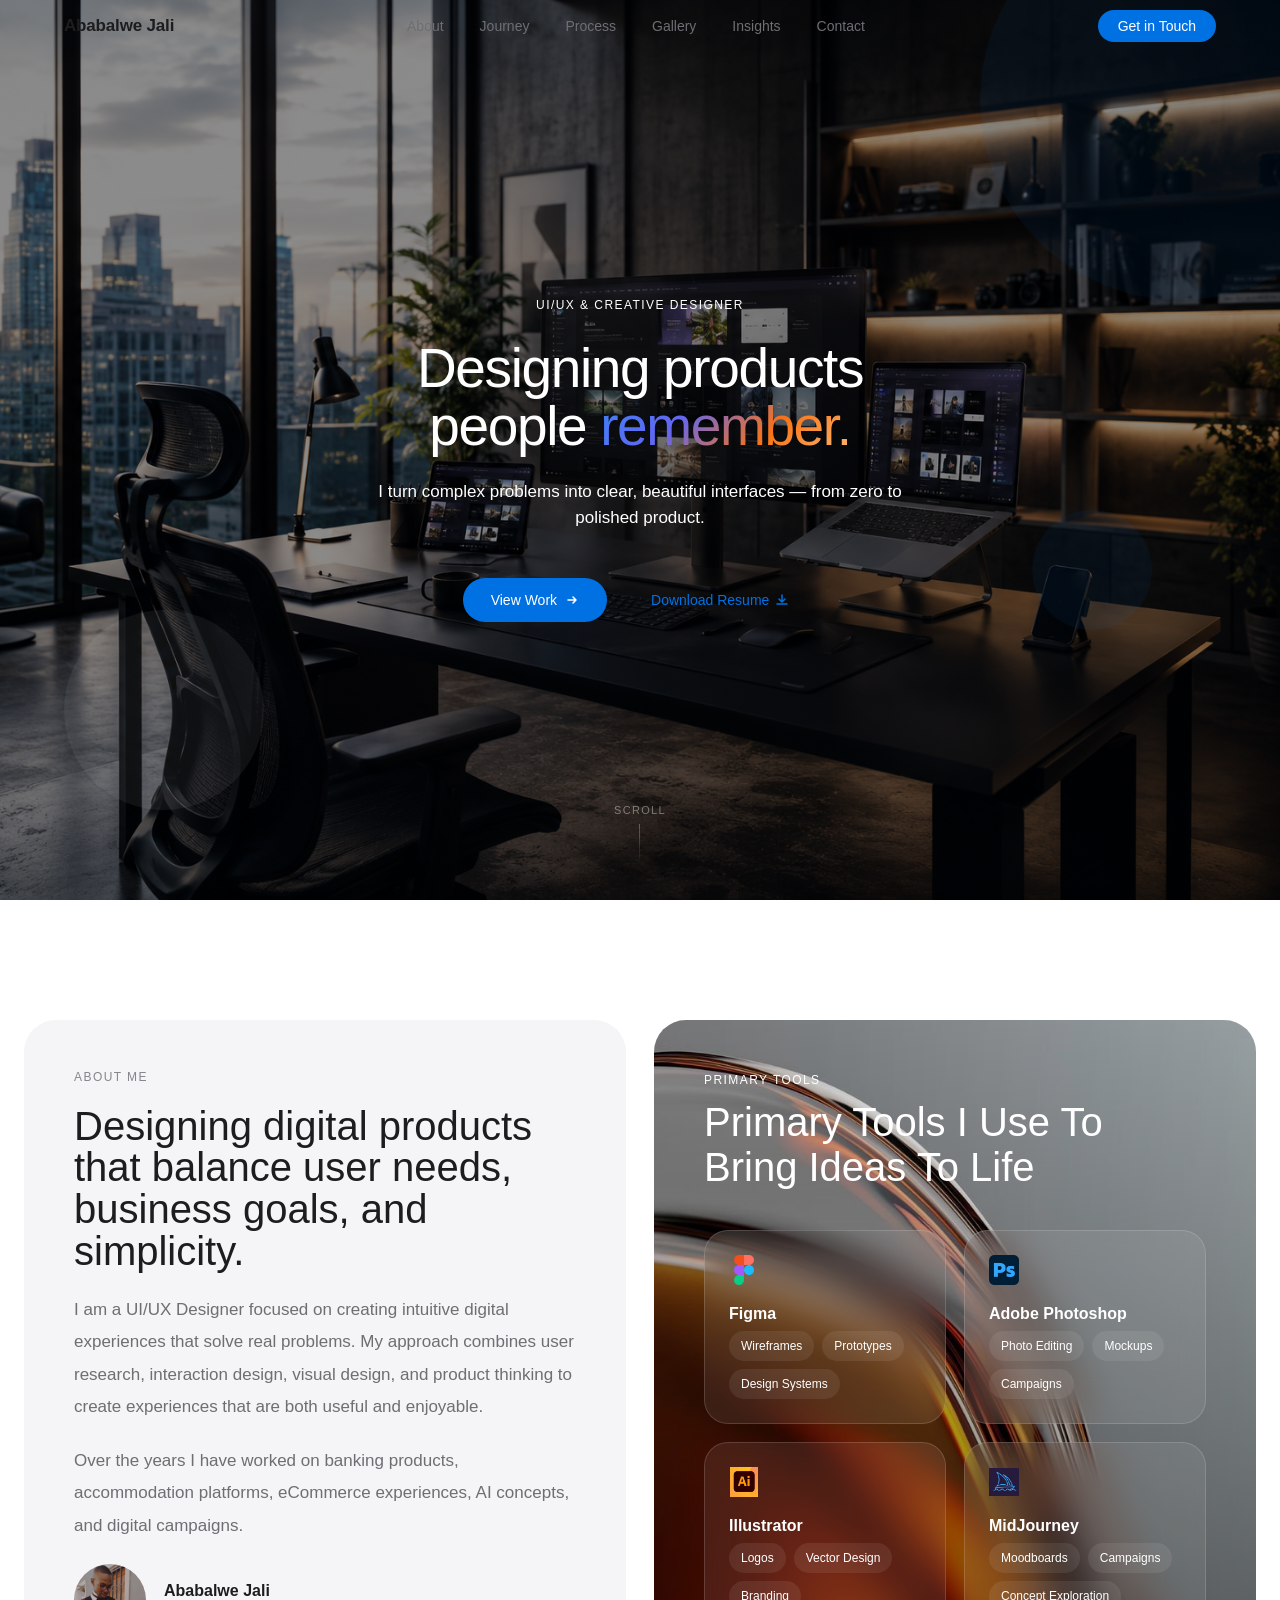
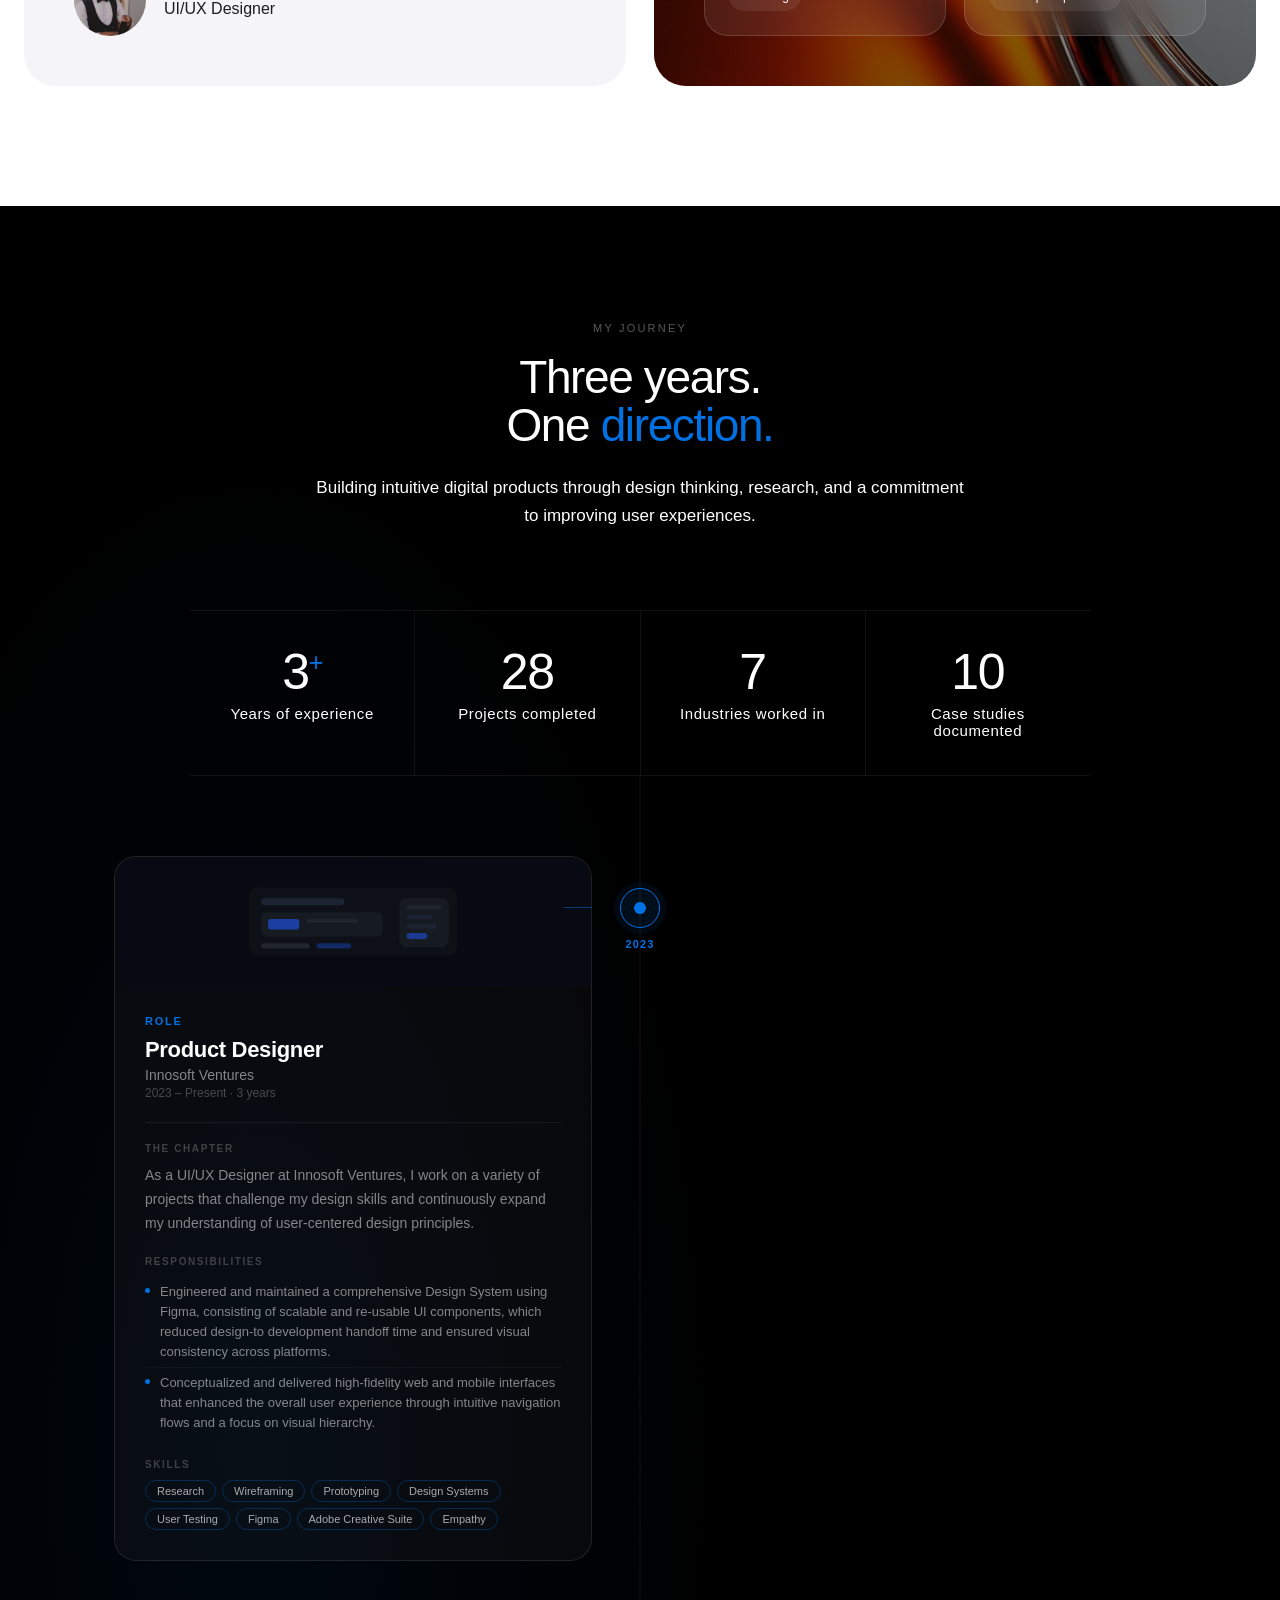
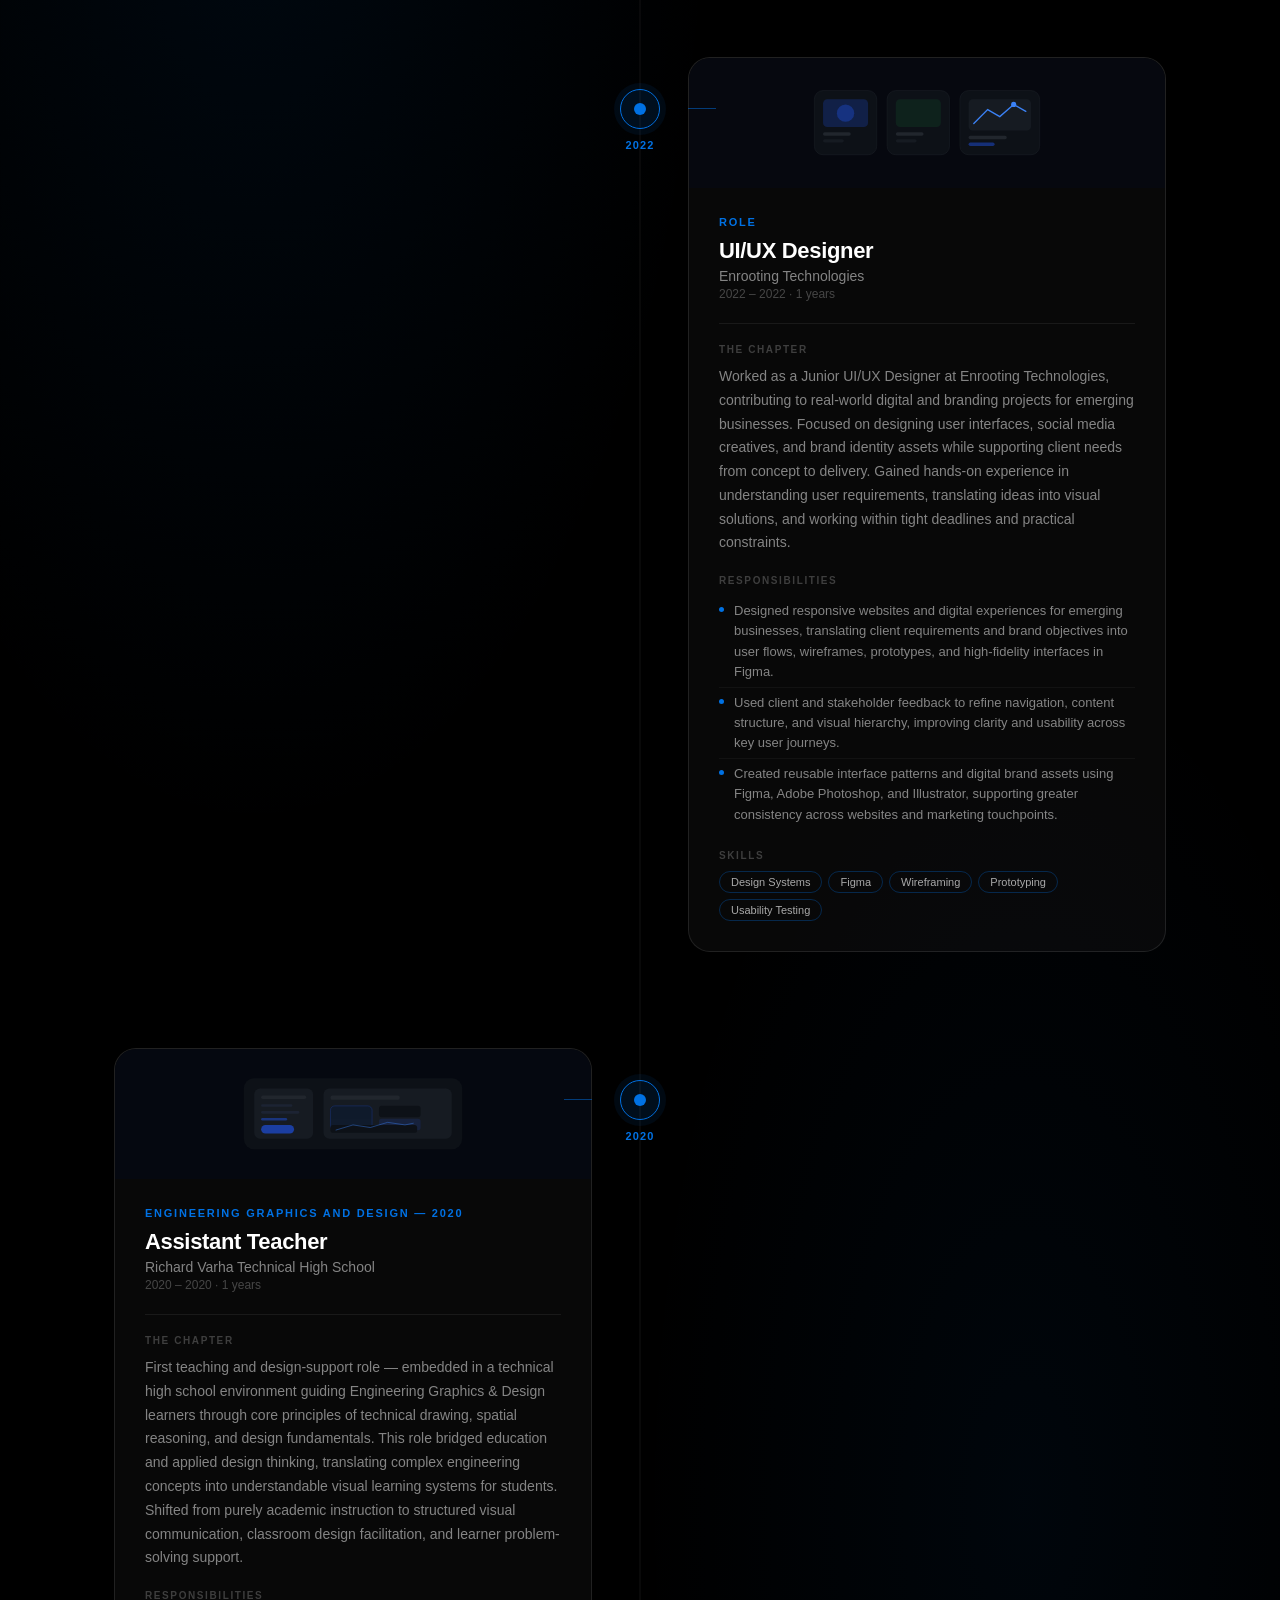
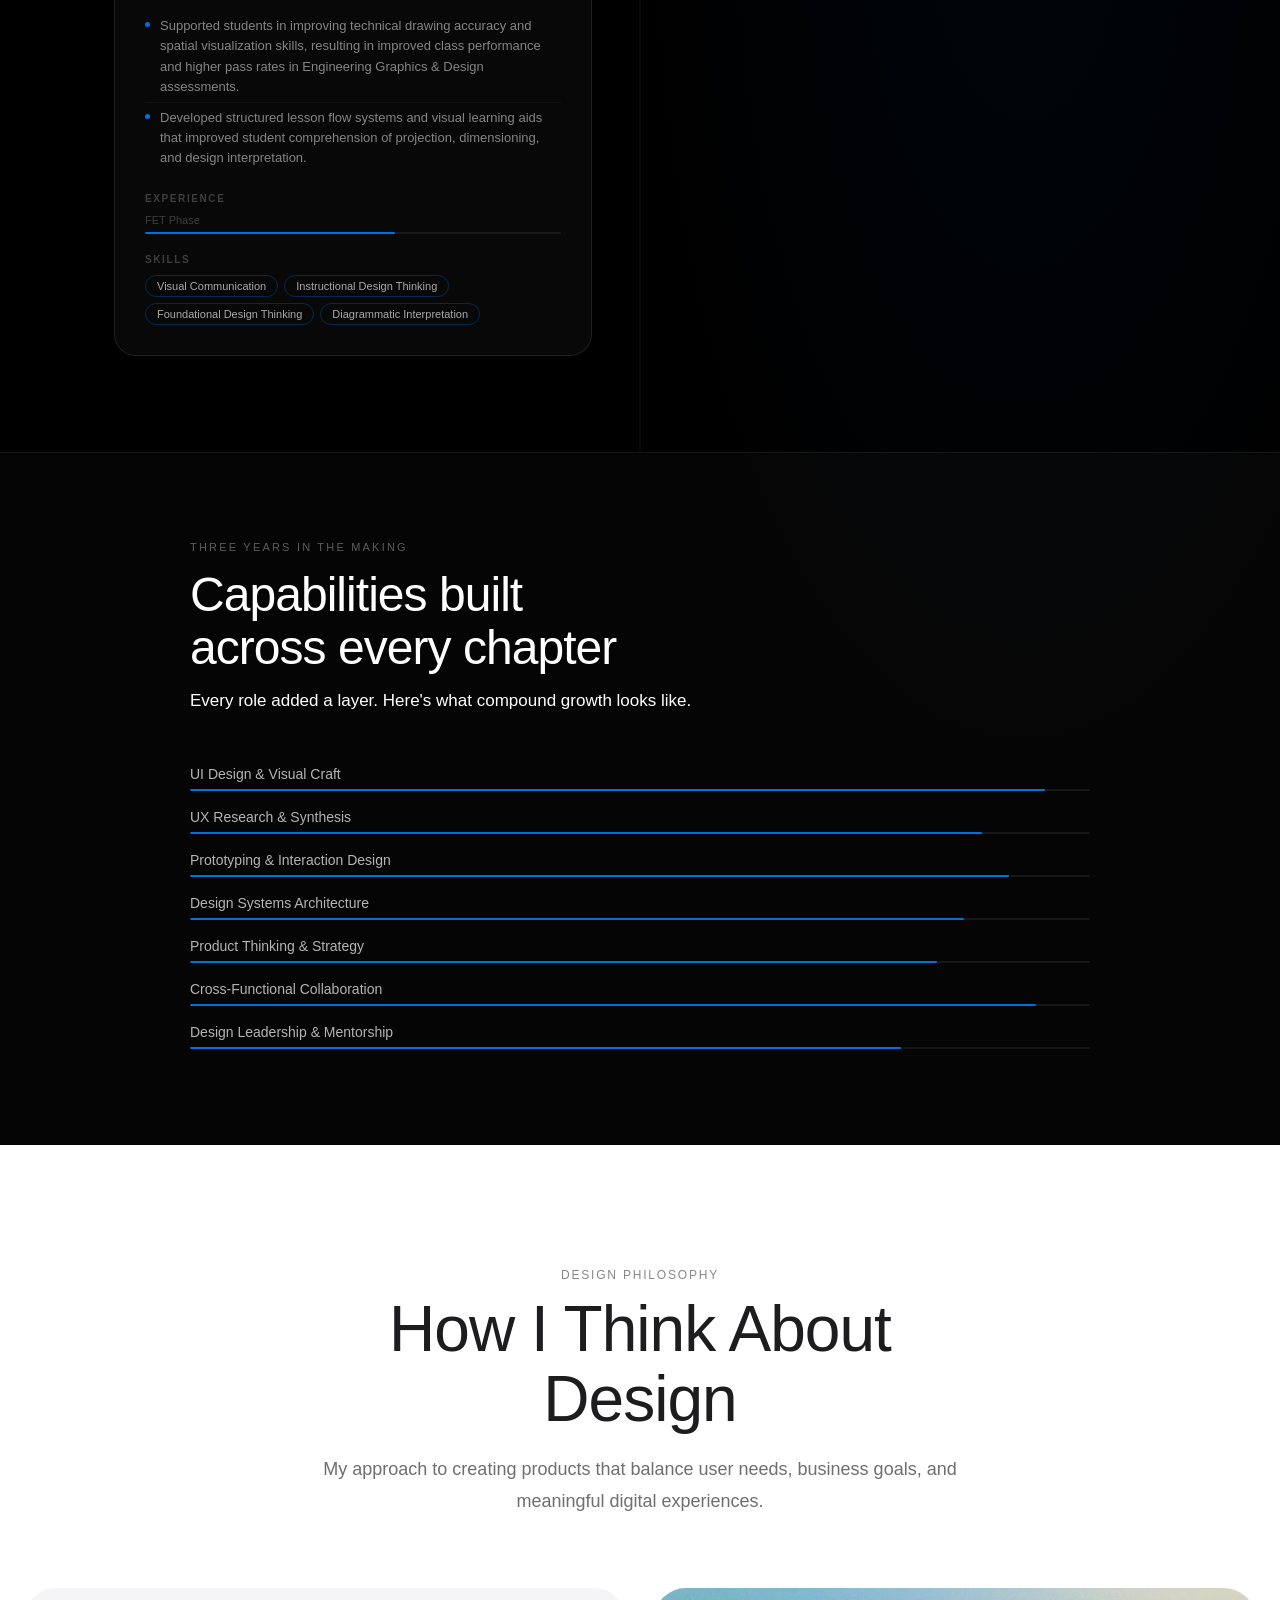
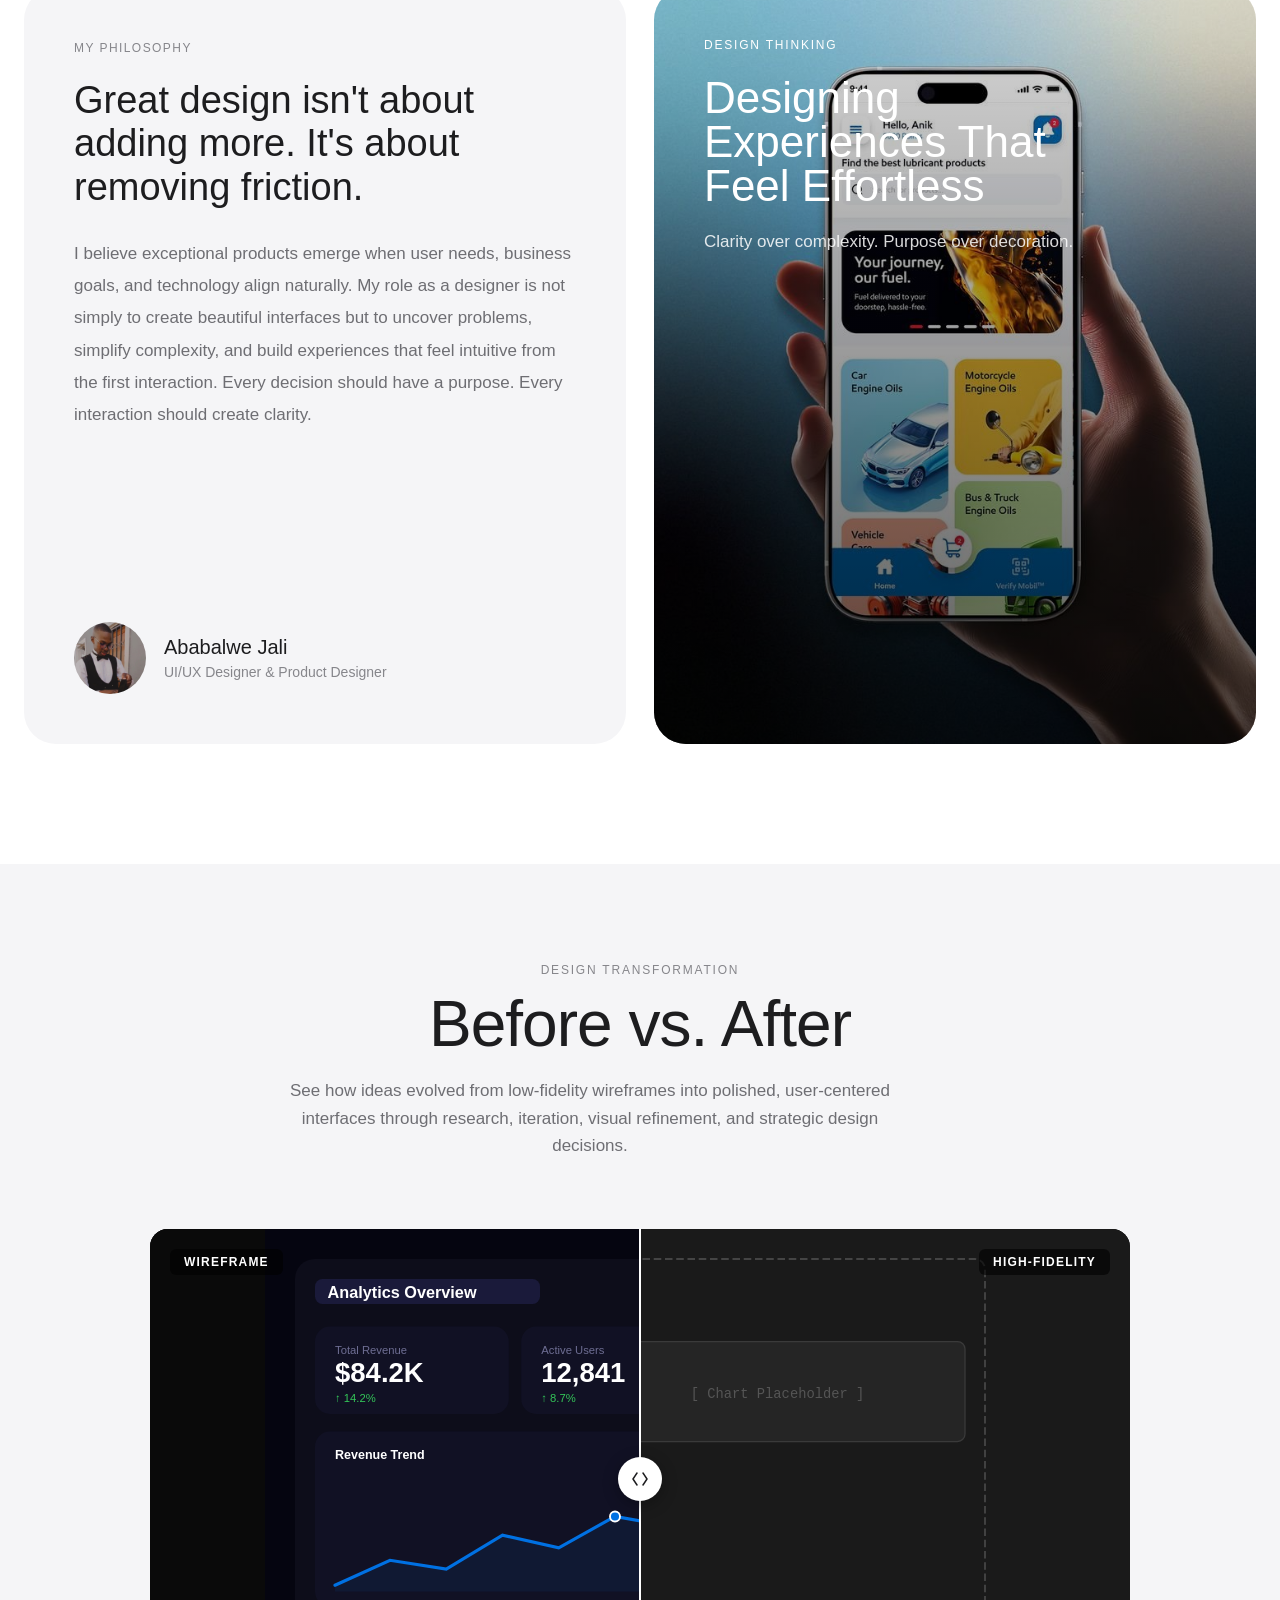
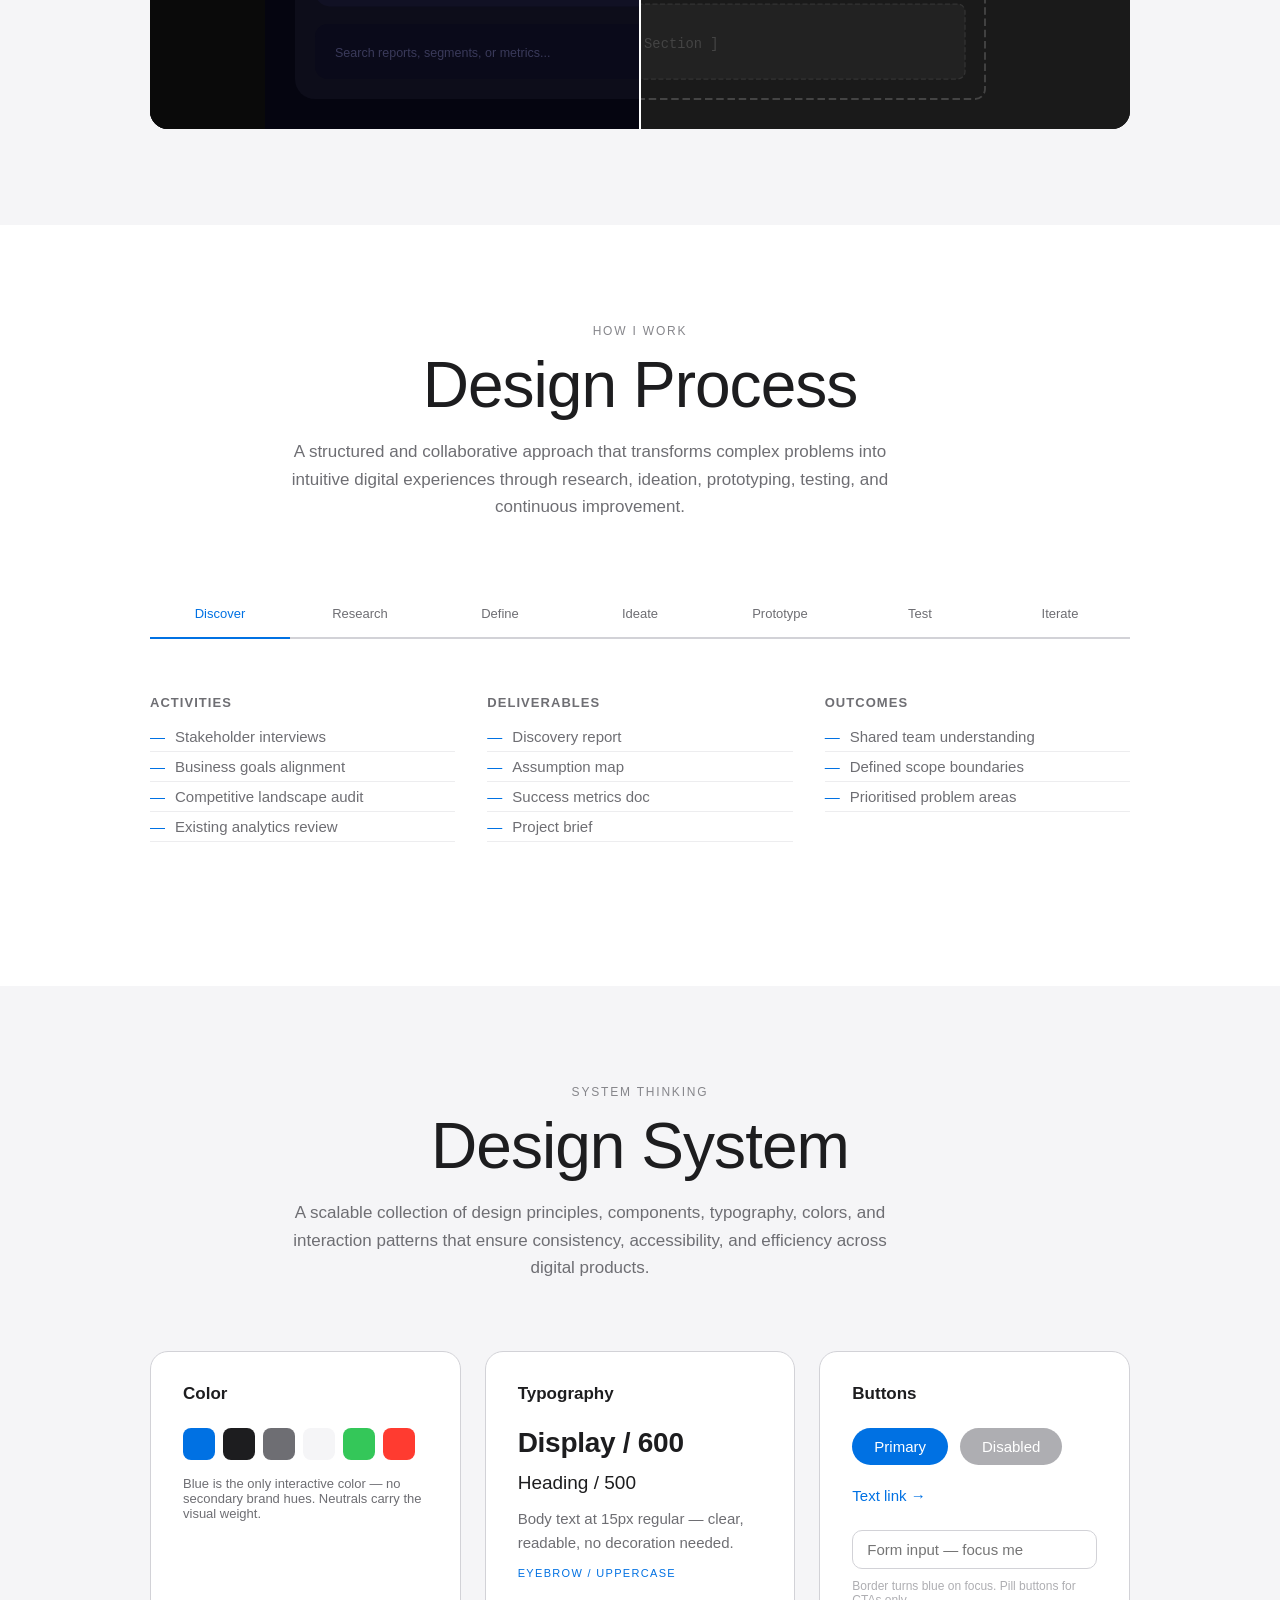
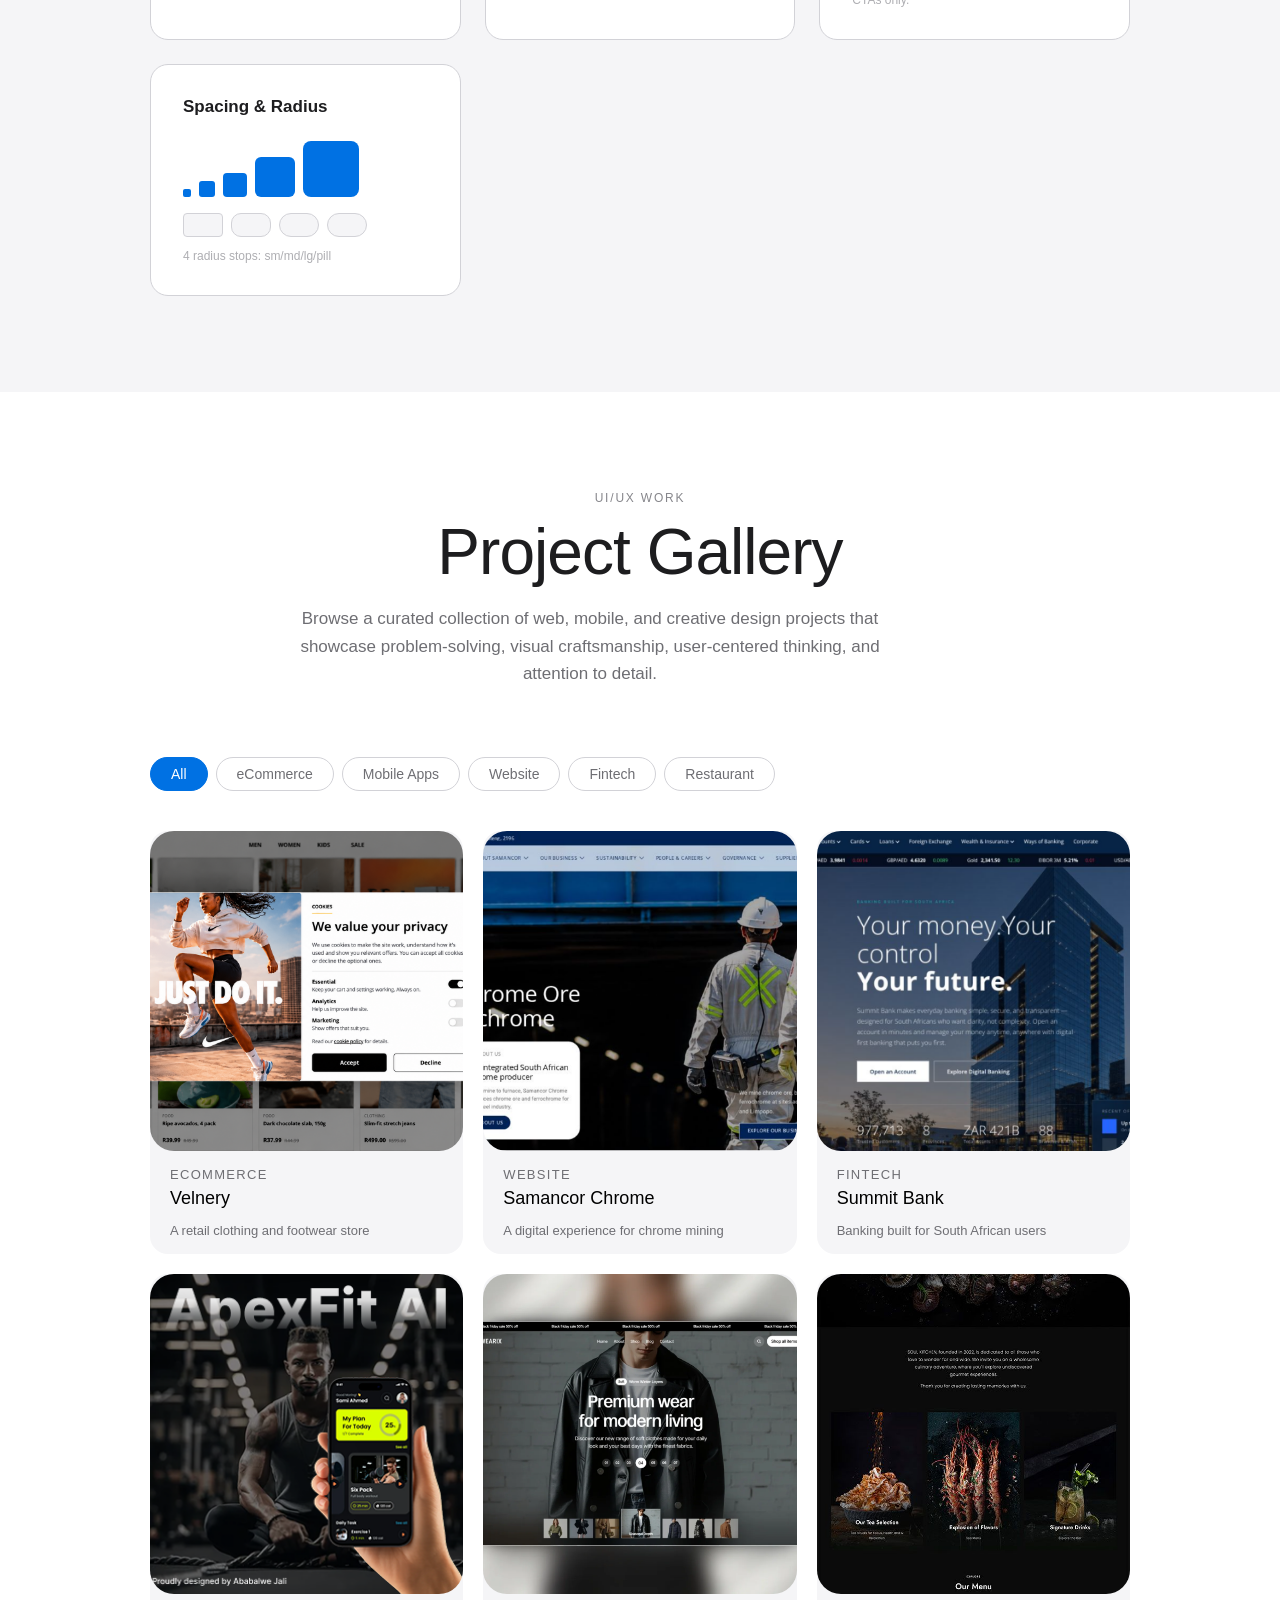
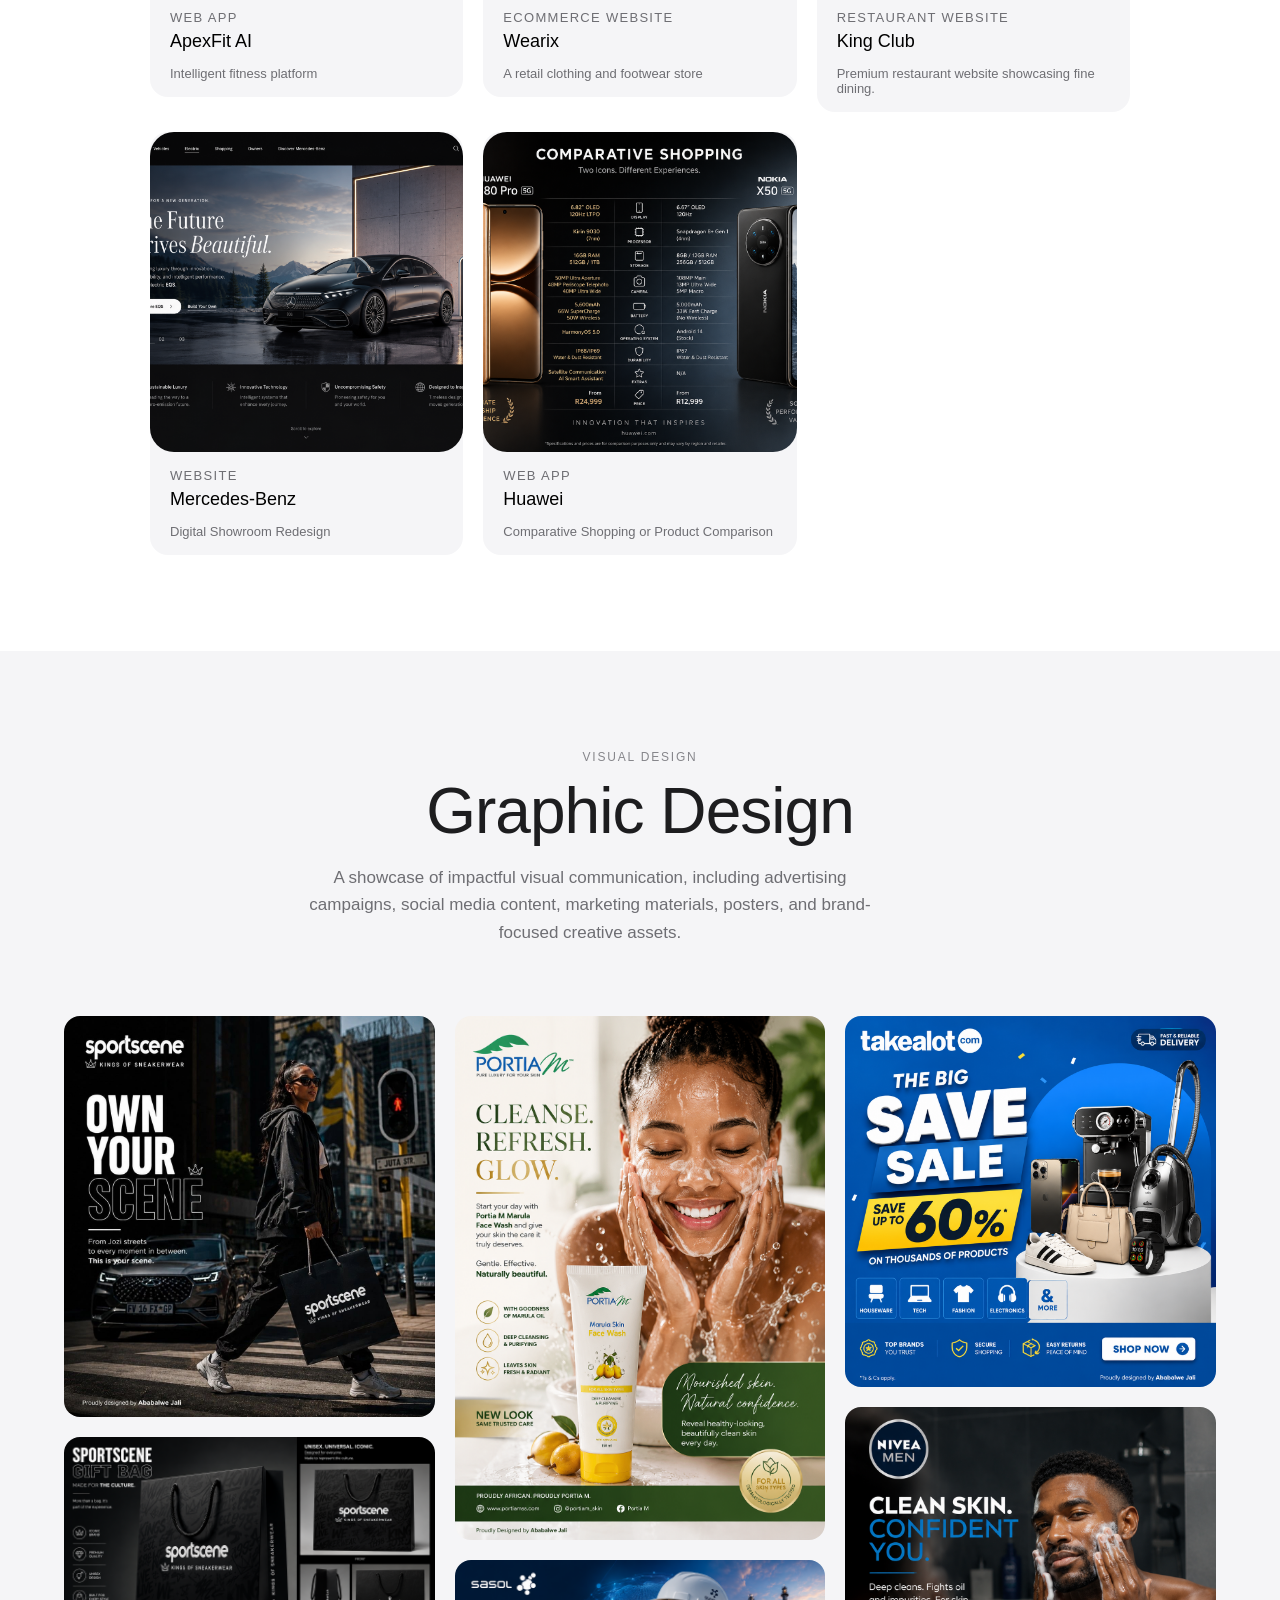
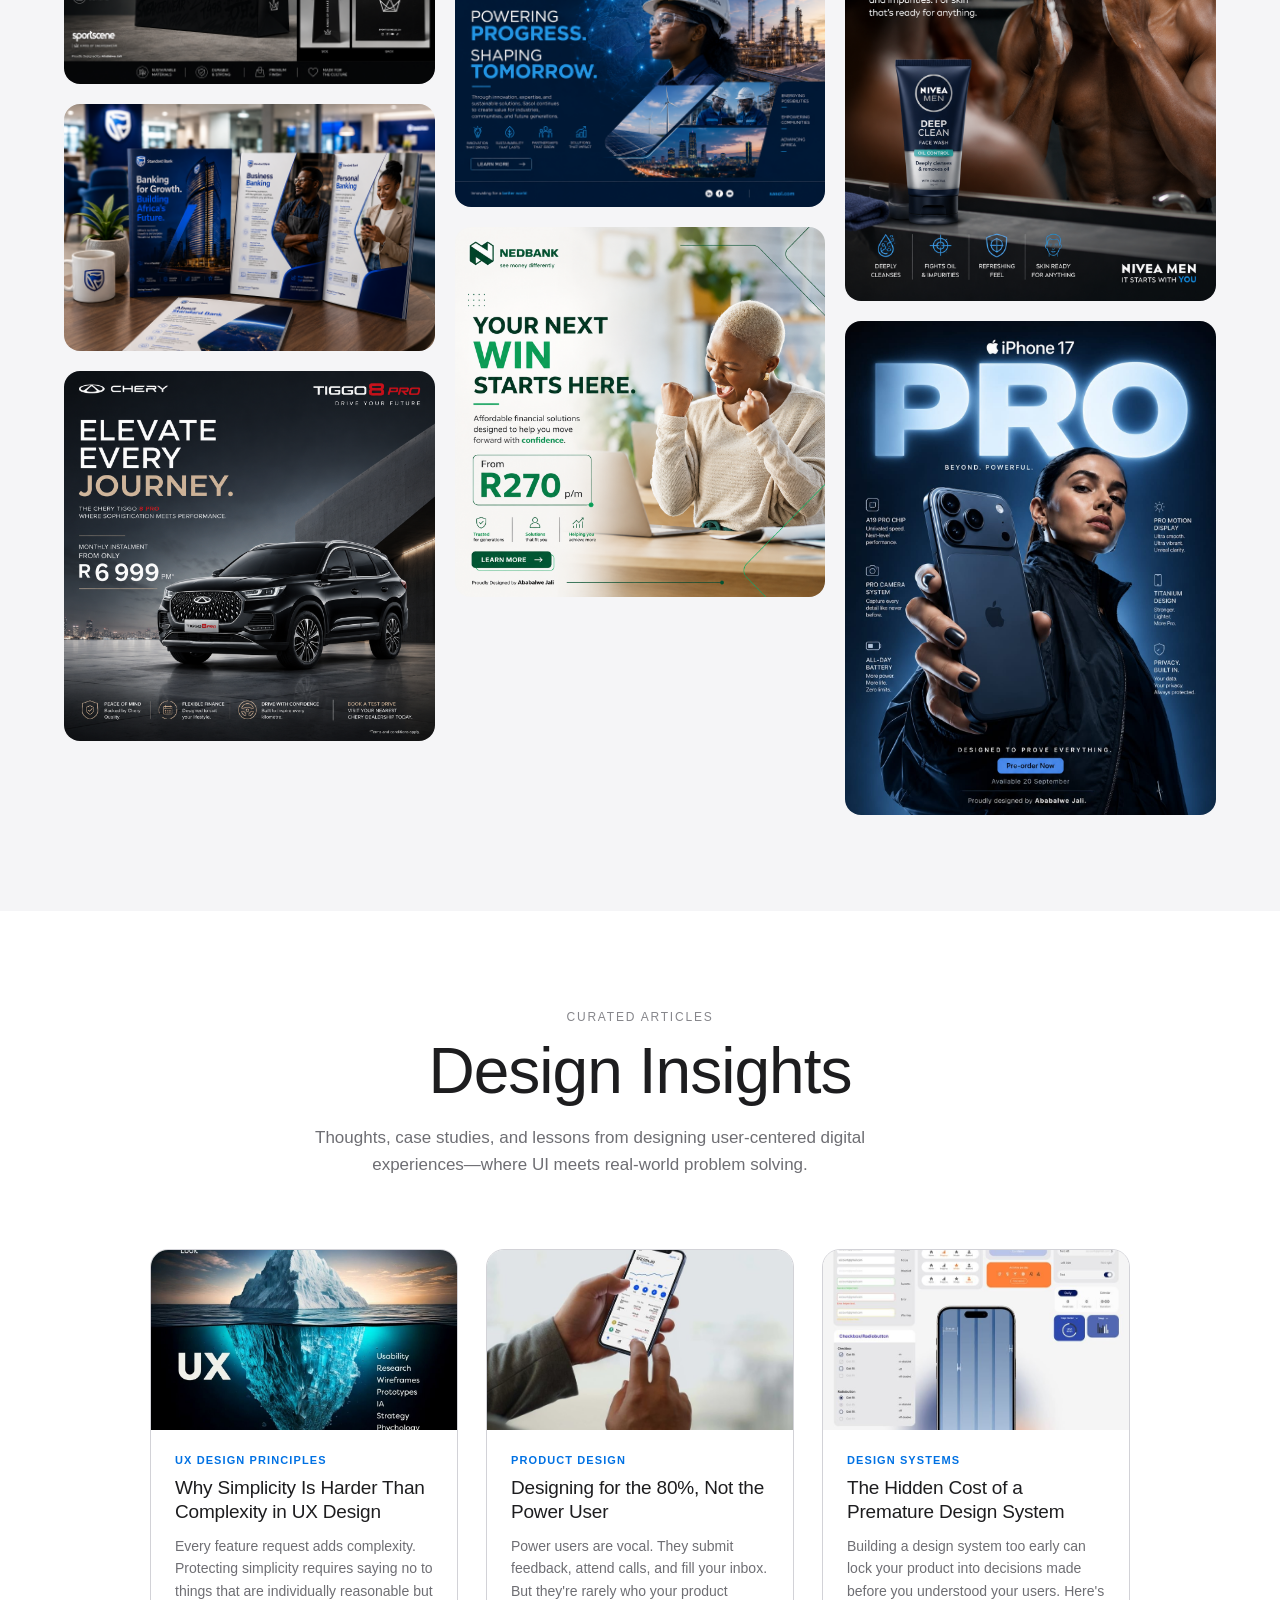
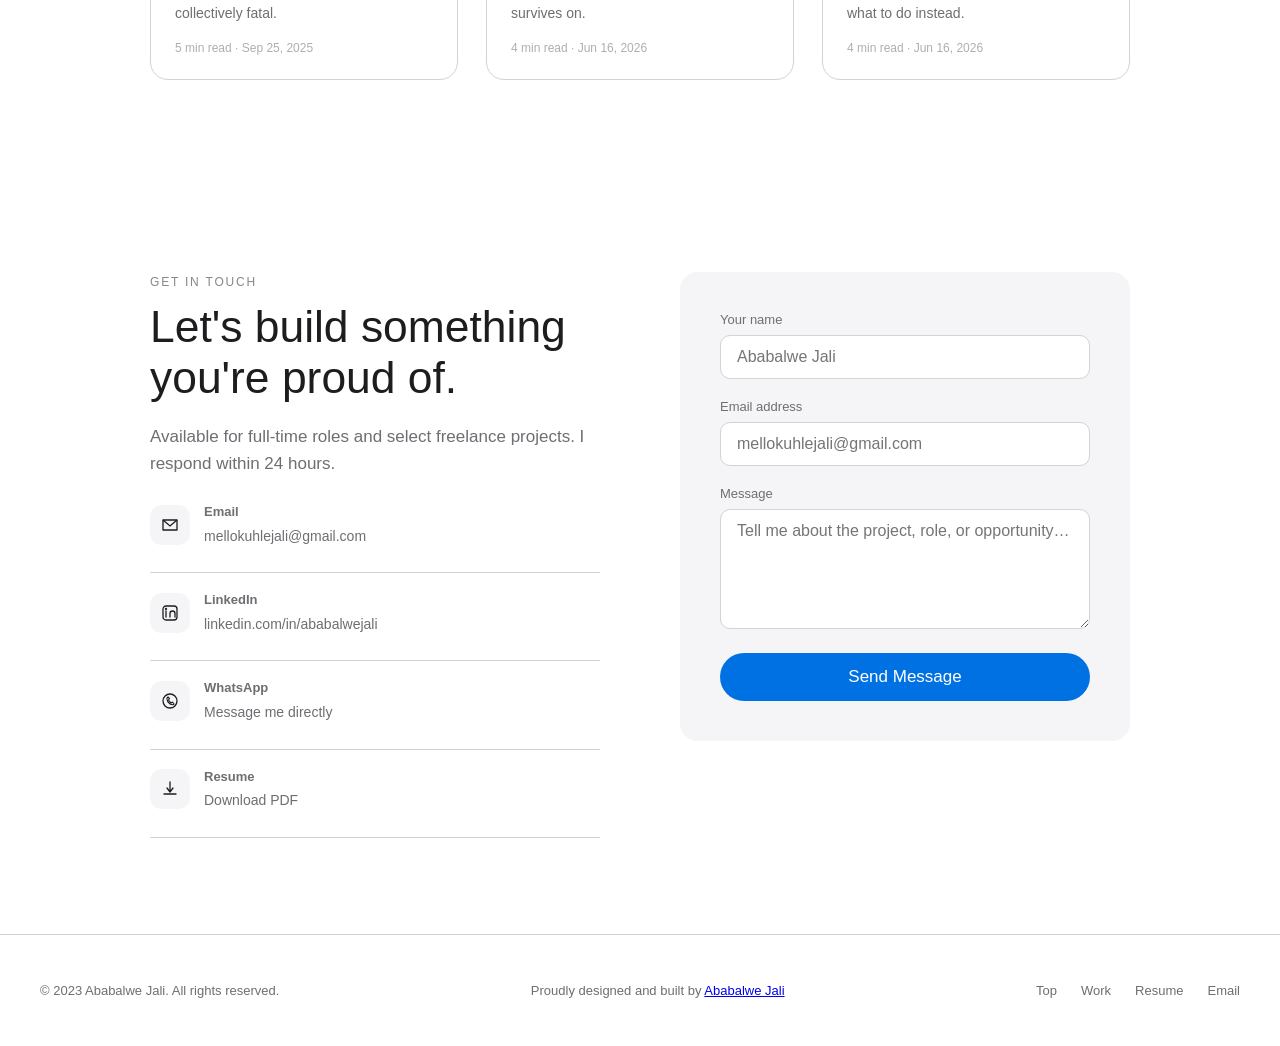
<file: docs/index.html>
<!DOCTYPE html>
<html lang="en">
<head>
    <meta charset="UTF-8">
    <meta name="viewport" content="width=device-width, initial-scale=1.0">
    <meta name="google-site-verification" content="H-P9O2aEce2T4pCd7aHzKAomK_gOY6I6DhxRUm5_3rs"/>
    <meta name="description" content="UI/UX & Creative Designer portfolio — crafting premium digital experiences.">

    <!-- Personal portrait favicon -->
    <link rel="icon" type="image/jpeg" href="img/profile-favicon.jpg">
    <link rel="apple-touch-icon" href="img/profile-favicon.jpg">

    <!-- Canonical portfolio URL -->
    <link rel="canonical" href="https://design-portfolio-docs.vercel.app/">

    <!-- Social sharing metadata -->
    <meta property="og:type" content="website">
    <meta property="og:title" content="Ababalwe Jali — UI/UX & Creative Designer">
    <meta property="og:description" content="UI/UX & Creative Designer portfolio — crafting premium digital experiences.">
    <meta property="og:url" content="https://design-portfolio-docs.vercel.app/">
    <meta property="og:image" content="https://design-portfolio-docs.vercel.app/img/profile.jpg">
    <meta property="og:image:alt" content="Portrait of Ababalwe Jali">

    <meta name="twitter:card" content="summary">
    <meta name="twitter:title" content="Ababalwe Jali — UI/UX & Creative Designer">
    <meta name="twitter:description" content="UI/UX & Creative Designer portfolio — crafting premium digital experiences.">
    <meta name="twitter:image" content="https://design-portfolio-docs.vercel.app/img/profile.jpg">

    <!-- Personal identity structured data -->
    <script type="application/ld+json">
    {
    "@context": "https://schema.org",
    "@type": "Person",
    "name": "Ababalwe Jali",
    "url": "https://design-portfolio-docs.vercel.app/",
    "image": "https://design-portfolio-docs.vercel.app/img/profile.jpg",
    "jobTitle": "UI/UX & Creative Designer"
    }
    </script>

    <link rel="stylesheet" href="CSS/style.css">
    <title>Ababalwe Jali — UI/UX & Creative Designer</title>
</head>
<body>
    <!-- NAV -->
    <nav id="nav" role="navigation" aria-label="Main navigation">
    <div class="nav-inner">
        <a href="#hero" class="nav-logo">Ababalwe Jali</a>
        <ul class="nav-links">
        <li><a href="#about">About</a></li>
        <li><a href="#journey">Journey</a></li>
        <li><a href="#process">Process</a></li>
        <li><a href="#gallery">Gallery</a></li>
        <li><a href="#articles">Insights</a></li>
        <li><a href="#contact">Contact</a></li>
        </ul>
        <a href="#contact" class="nav-cta">Get in Touch</a>
        <button class="hamburger" aria-label="Toggle menu" id="hamburgerBtn">
        <span></span><span></span><span></span>
        </button>
    </div>
    </nav>
    <div class="mobile-menu" id="mobileMenu">
    <a href="#about" class="mobile-nav-link">About</a>
    <a href="#journey" class="mobile-nav-link">Journey</a>
    <a href="#process" class="mobile-nav-link">Process</a>
    <a href="#gallery" class="mobile-nav-link">Gallery</a>
    <a href="#articles" class="mobile-nav-link">Insights</a>
    <a href="#contact" class="mobile-nav-link">Contact</a>
    </div>
    
    <!-- HERO -->
    <section id="hero" aria-label="Introduction">
    <div class="hero-bg"></div>
    <div class="hero-shapes">
        <div class="shape shape-1"></div>
        <div class="shape shape-2"></div>
        <div class="shape shape-3"></div>
    </div>
    <div style="position:relative;z-index:2;max-width:780px;">
        <p class="hero-eyebrow">UI/UX & Creative Designer</p>
        <h1 class="hero-h1">Designing products<br>people <em>remember.</em></h1>
        <p class="hero-sub">I turn complex problems into clear, beautiful interfaces — from zero to polished product.</p>
        <div class="hero-btns">
        <a href="#gallery" class="btn-primary">
            View Work
            <svg width="14" height="14" viewBox="0 0 14 14" fill="none"><path d="M3 7h8M8 4l3 3-3 3" stroke="currentColor" stroke-width="1.5" stroke-linecap="round" stroke-linejoin="round"/></svg>
        </a>
        <a href="https://drive.google.com/file/d/1C_ttiT0Lc3gdZ6QqZdl5zmYh_CENSt6H/view?usp=sharing" target="_blank" class="btn-secondary">
            Download Resume
            <svg width="14" height="14" viewBox="0 0 14 14" fill="none"><path d="M7 2v7M4 6l3 3 3-3M2 11h10" stroke="#0071E3" stroke-width="1.5" stroke-linecap="round" stroke-linejoin="round"/></svg>
        </a>
        </div>
    </div>
    <div class="hero-scroll">
        <span>Scroll</span>
        <div class="scroll-line"></div>
    </div>
    </section>
    
        <section id="about" class="about-section">
        <div class="about-grid">

            <!-- LEFT CARD -->
            <div class="about-card about-content reveal">
                <span class="about-label">
                    About Me
                </span>
                <h2>
                    Designing digital products that balance
                    user needs, business goals, and simplicity.
                </h2>
                <p>
                    I am a UI/UX Designer focused on creating
                    intuitive digital experiences that solve
                    real problems.

                    My approach combines user research,
                    interaction design, visual design,
                    and product thinking to create
                    experiences that are both useful
                    and enjoyable.
                </p>
                <p>
                    Over the years I have worked on
                    banking products, accommodation
                    platforms, eCommerce experiences,
                    AI concepts, and digital campaigns.
                </p>

                <div class="author-footer">
                    <img
                        src="img/profile.jpg"
                        alt="Mellokuhle Jali"
                        class="author-avatar">
                    <div>
                        <h4>Ababalwe Jali</h4>
                        <span>
                            UI/UX Designer
                        </span>
                    </div>
                </div>
            </div>

            <!-- RIGHT CARD -->
            <div class="about-card tools-parent reveal">
                <div class="tools-header">
                    <span class="about-label1">
                        Primary Tools
                    </span>

                    <h3>
                        Primary Tools I Use To Bring
                        Ideas To Life
                    </h3>
                </div>

                <div class="tools-grid">
                    <div class="tool-card">
                        <img
                            src="img/Figma1.png"
                            alt="Figma">

                        <h4>Figma</h4>

                        <div class="tool-tags">
                            <span>Wireframes</span>
                            <span>Prototypes</span>
                            <span>Design Systems</span>
                        </div>
                    </div>

                    <div class="tool-card">
                        <img
                            src="img/PS1.png"
                            alt="Photoshop">

                        <h4>Adobe Photoshop</h4>
                        
                        <div class="tool-tags">
                            <span>Photo Editing</span>
                            <span>Mockups</span>
                            <span>Campaigns</span>
                        </div>
                    </div>

                    <div class="tool-card">
                        <img
                            src="img/Adobe illustrator2.jpeg"
                            alt="Illustrator">

                        <h4>Illustrator</h4>

                        <div class="tool-tags">
                            <span>Logos</span>
                            <span>Vector Design</span>
                            <span>Branding</span>
                        </div>
                    </div>

                    <div class="tool-card">
                        <img
                            src="img/MidJourney2.jpeg"
                            alt="After Effects">

                        <h4>MidJourney</h4>

                        <div class="tool-tags">
                            <span>Moodboards</span>
                            <span>Campaigns</span>
                            <span>Concept Exploration</span>
                        </div>
                    </div>
                </div>
            </div>
        </div>
    </section>
    
    
    <!-- MY JOURNEY -->
    <section id="journey" aria-label="My professional journey">
    <div class="jny-ambient"></div>

    <div class="jny-header reveal">
        <span class="jny-eyebrow">My Journey</span>
        <h2 class="jny-title">Three years.<br>One <em>direction.</em></h2>
        <p class="jny-sub">Building intuitive digital products through design thinking, research, and a commitment to improving user experiences.</p>
    </div>

    <div class="jny-stats" id="jnyStats">
        <div class="jny-stat">
        <div class="jny-stat-num"><span id="js0">0</span><span class="jny-stat-unit">+</span></div>
        <div class="jny-stat-label">Years of experience</div>
        </div>
        <div class="jny-stat">
        <div class="jny-stat-num"><span id="js1">0</span></div>
        <div class="jny-stat-label">Projects completed</div>
        </div>
        <div class="jny-stat">
        <div class="jny-stat-num"><span id="js2">0</span></div>
        <div class="jny-stat-label">Industries worked in</div>
        </div>
        <div class="jny-stat">
        <div class="jny-stat-num"><span id="js3">0</span></div>
        <div class="jny-stat-label">Case studies documented</div>
        </div>
    </div>

    <div class="jny-track" id="jnyTrack">
        <div class="jny-spine"><div class="jny-spine-progress" id="jnySpine"></div></div>
    
        <!-- ── CH 1: UI/UX DESIGNER ── -->
        <div class="jny-chapter jc-left" id="jc0">
        <div class="jc-card">
            <div class="jc-visual" style="background:#070A12;">
            <svg viewBox="0 0 300 110" width="260" fill="none" xmlns="http://www.w3.org/2000/svg">
                <rect x="30" y="16" width="240" height="78" rx="10" fill="#0D1117"/>
                <rect x="44" y="28" width="96" height="8" rx="4" fill="#1C2333"/>
                <rect x="44" y="44" width="140" height="1" stroke="#21262D" stroke-width="0"/>
                <rect x="44" y="44" width="140" height="28" rx="6" fill="#161B22"/>
                <rect x="52" y="52" width="36" height="12" rx="3" fill="#1D4ED8" opacity="0.7"/>
                <rect x="96" y="52" width="60" height="4" rx="2" fill="#21262D"/>
                <rect x="96" y="60" width="44" height="4" rx="2" fill="#161B22"/>
                <rect x="44" y="80" width="56" height="6" rx="3" fill="#21262D"/>
                <rect x="108" y="80" width="40" height="6" rx="3" fill="#1D4ED8" opacity="0.4"/>
                <rect x="204" y="28" width="56" height="56" rx="8" fill="#161B22" stroke="#21262D" stroke-width="0.5"/>
                <rect x="212" y="36" width="40" height="5" rx="2.5" fill="#21262D"/>
                <rect x="212" y="47" width="30" height="5" rx="2.5" fill="#1C2333"/>
                <rect x="212" y="58" width="35" height="5" rx="2.5" fill="#1C2333"/>
                <rect x="212" y="68" width="24" height="7" rx="3.5" fill="#1D4ED8" opacity="0.6"/>
            </svg>
            </div>
            <div class="jc-body">
            <p class="jc-era">Role</p>
            <h3 class="jc-title">Product Designer</h3>
            <p class="jc-company">Innosoft Ventures</p>
            <p class="jc-period">2023 – Present · 3 years</p>
            <div class="jc-divider"></div>
            <div class="jc-section">
                <p class="jc-section-lbl">The chapter</p>
                <p class="jc-text">As a UI/UX Designer at Innosoft Ventures, I work on a variety of projects that challenge my design skills and continuously expand my understanding of user-centered design principles.</p>
            </div>
            <div class="jc-section">
                <p class="jc-section-lbl">Responsibilities</p>
                <ul class="jc-list">
                <li>Engineered and maintained a comprehensive Design System
                using Figma, consisting of scalable and re-usable UI components, which reduced design-to
                development handoff time and ensured visual consistency across platforms.</li>
                <li>Conceptualized and delivered high-fidelity web and mobile
                interfaces that enhanced the overall user experience through intuitive navigation flows and a
                focus on visual hierarchy.</li>
                </ul>
            </div>
            
            <div class="jc-section">
                <p class="jc-section-lbl">Skills</p>
                <div class="jc-pills">
                <span class="jc-pill">Research</span>
                <span class="jc-pill">Wireframing</span>
                <span class="jc-pill">Prototyping</span>
                <span class="jc-pill">Design Systems</span>
                <span class="jc-pill">User Testing</span>
                <span class="jc-pill">Figma</span>
                <span class="jc-pill">Adobe Creative Suite</span>
                <span class="jc-pill">Empathy</span>
                </div>
            </div>
            </div>
        </div>
        <div class="jc-node">
            <div class="jc-node-ring"><div class="jc-node-dot"></div></div>
            <span class="jc-node-label">2023</span>
        </div>
        <div class="jc-void"></div>
        </div>
    
        <!-- ── CH 2: FREELANCE ── -->
        <div class="jny-chapter jc-right" id="jc1">
        <div class="jc-void"></div>
        <div class="jc-node">
            <div class="jc-node-ring"><div class="jc-node-dot"></div></div>
            <span class="jc-node-label">2022</span>
        </div>
        <div class="jc-card">
            <div class="jc-visual" style="background:#06080F;">
            <svg viewBox="0 0 300 110" width="260" fill="none" xmlns="http://www.w3.org/2000/svg">
                <rect x="20" y="18" width="72" height="74" rx="10" fill="#0D1117" stroke="#21262D" stroke-width="0.5"/>
                <rect x="30" y="28" width="52" height="32" rx="5" fill="#1D4ED8" opacity="0.25"/>
                <circle cx="56" cy="44" r="10" fill="#1D4ED8" opacity="0.4"/>
                <rect x="30" y="66" width="32" height="4" rx="2" fill="#21262D"/>
                <rect x="30" y="74" width="24" height="4" rx="2" fill="#161B22"/>
                <rect x="104" y="18" width="72" height="74" rx="10" fill="#0D1117" stroke="#21262D" stroke-width="0.5"/>
                <rect x="114" y="28" width="52" height="32" rx="5" fill="#166534" opacity="0.2"/>
                <rect x="114" y="66" width="32" height="4" rx="2" fill="#21262D"/>
                <rect x="114" y="74" width="24" height="4" rx="2" fill="#161B22"/>
                <rect x="188" y="18" width="92" height="74" rx="10" fill="#0D1117" stroke="#21262D" stroke-width="0.5"/>
                <rect x="198" y="28" width="72" height="36" rx="5" fill="#161B22"/>
                <path d="M204 56 L220 40 L234 48 L250 34 L264 42" stroke="#3B82F6" stroke-width="1.5" fill="none" stroke-linecap="round"/>
                <circle cx="250" cy="34" r="3" fill="#3B82F6"/>
                <rect x="198" y="70" width="44" height="4" rx="2" fill="#21262D"/>
                <rect x="198" y="78" width="30" height="4" rx="2" fill="#1D4ED8" opacity="0.5"/>
            </svg>
            </div>
            <div class="jc-body">
            <p class="jc-era">Role</p>
            <h3 class="jc-title">UI/UX Designer</h3>
            <p class="jc-company">Enrooting Technologies</p>
            <p class="jc-period">2022 – 2022 · 1 years</p>
            <div class="jc-divider"></div>
            <div class="jc-section">
                <p class="jc-section-lbl">The chapter</p>
                <p class="jc-text">Worked as a Junior UI/UX Designer at Enrooting Technologies, contributing to real-world digital and branding projects for emerging businesses. Focused on designing user interfaces, social media creatives, and brand identity assets while supporting client needs from concept to delivery. Gained hands-on experience in understanding user requirements, translating ideas into visual solutions, and working within tight deadlines and practical constraints.</p>
            </div>
            <div class="jc-section">
                <p class="jc-section-lbl">Responsibilities</p>
                <ul class="jc-list">
                <li>Designed responsive websites and digital experiences for emerging businesses, translating 
                    client requirements and brand objectives into user flows, wireframes, prototypes, and 
                    high-fidelity interfaces in Figma.</li>
                <li>Used client and stakeholder feedback to refine navigation, content structure, and visual hierarchy, 
                    improving clarity and usability across key user journeys.
                </li>
                <li>Created reusable interface patterns and digital brand assets using Figma, Adobe Photoshop, and Illustrator, supporting greater 
                    consistency across websites and marketing touchpoints.
                </li>
                </ul>
            </div>
            
            <div class="jc-section">
                <p class="jc-section-lbl">Skills</p>
                <div class="jc-pills">
                <span class="jc-pill">Design Systems</span>
                <span class="jc-pill">Figma</span>
                <span class="jc-pill">Wireframing</span>
                <span class="jc-pill">Prototyping</span>
                <span class="jc-pill">Usability Testing</span>
                </div>
            </div>
            </div>
        </div>
        </div>
    
        <!-- ── CH 3: FREELANCE ── -->
        <div class="jny-chapter jc-left" id="jc2">
        <div class="jc-card">
            <div class="jc-visual" style="background:#050810;">
            <svg viewBox="0 0 300 110" width="260" fill="none" xmlns="http://www.w3.org/2000/svg">
                <rect x="24" y="14" width="252" height="82" rx="12" fill="#0D1117"/>
                <rect x="36" y="26" width="68" height="58" rx="7" fill="#161B22"/>
                <rect x="44" y="34" width="52" height="4" rx="2" fill="#21262D"/>
                <rect x="44" y="44" width="36" height="3" rx="1.5" fill="#1C2333"/>
                <rect x="44" y="52" width="44" height="3" rx="1.5" fill="#1C2333"/>
                <rect x="44" y="60" width="30" height="3" rx="1.5" fill="#1D4ED8" opacity="0.5"/>
                <rect x="44" y="68" width="38" height="10" rx="5" fill="#1D4ED8" opacity="0.7"/>
                <rect x="116" y="26" width="148" height="58" rx="7" fill="#161B22"/>
                <rect x="124" y="34" width="80" height="5" rx="2.5" fill="#21262D"/>
                <rect x="124" y="46" width="48" height="28" rx="5" fill="#0D1B33" stroke="#1D4ED8" stroke-width="0.5" opacity="0.6"/>
                <rect x="180" y="46" width="48" height="13" rx="3" fill="#0D1117"/>
                <rect x="180" y="61" width="48" height="13" rx="3" fill="#1D4ED8" opacity="0.15"/>
                <rect x="124" y="68" width="100" height="9" rx="3" fill="#0D1117"/>
                <path d="M130 74 L150 68 L170 71 L190 65 L210 68 L220 66" stroke="#3B82F6" stroke-width="1" fill="none" opacity="0.5"/>
            </svg>
            </div>
            <div class="jc-body">
            <p class="jc-era">Engineering Graphics and Design — 2020</p>
            <h3 class="jc-title">Assistant Teacher</h3>
            <p class="jc-company">Richard Varha Technical High School</p>
            <p class="jc-period">2020 – 2020 · 1 years</p>
            <div class="jc-divider"></div>
            <div class="jc-section">
                <p class="jc-section-lbl">The chapter</p>
                <p class="jc-text">First teaching and design-support role — embedded in a technical high school environment guiding Engineering Graphics & Design learners through core principles of technical drawing, spatial reasoning, and design fundamentals. This role bridged education and applied design thinking, translating complex engineering concepts into understandable visual learning systems for students.
                Shifted from purely academic instruction to structured visual communication, classroom design facilitation, and learner problem-solving support.</p>
            </div>
            <div class="jc-section">
                <p class="jc-section-lbl">Responsibilities</p>
                <ul class="jc-list">
                <li>Supported students in improving technical drawing accuracy and spatial visualization 
                    skills, resulting in improved class performance and higher pass rates in Engineering Graphics & Design assessments.</li>
                <li>Developed structured lesson flow systems and visual learning aids that improved student comprehension of 
                    projection, dimensioning, and design interpretation.</li>
                </ul>
            </div>
            <div class="jc-section">
                <p class="jc-section-lbl">Experience <Leg></Leg></p>
                <div class="jc-meter">
                <div class="jc-meter-header"><span>FET Phase</span><span></span></div>
                <div class="jc-meter-track"><div class="jc-meter-fill" style="--jcw:60%;"></div></div>
                </div>
            </div>
            <div class="jc-section">
                <p class="jc-section-lbl">Skills</p>
                <div class="jc-pills">
                <span class="jc-pill">Visual Communication</span>
                <span class="jc-pill">Instructional Design Thinking</span>
                <span class="jc-pill">Foundational Design Thinking</span>
                <span class="jc-pill">Diagrammatic Interpretation</span>
                </div>
            </div>
            </div>
        </div>
        <div class="jc-node">
            <div class="jc-node-ring"><div class="jc-node-dot"></div></div>
            <span class="jc-node-label">2020</span>
        </div>
        <div class="jc-void"></div>
        </div>

    </div>
    
    </div><!-- /jny-track -->
    
    <!-- SKILLS SECTION -->
    <div class="jny-skills" id="jnySkills">
        <div class="jny-skills-inner">
        <div class="jny-skills-header">
            <span class="jny-eyebrow" style="display:block;margin-bottom:16px;">Three years in the making</span>
            <h3 class="jny-skills-title">Capabilities built<br>across every chapter</h3>
            <p class="jny-skills-sub">Every role added a layer. Here's what compound growth looks like.</p>
        </div>
        <div class="jny-skill-rows">
            <div class="jny-skill-row">
            <div class="jny-skill-row-top"><span class="jny-skill-name">UI Design & Visual Craft</span><span class="jny-skill-pct"></span></div>
            <div class="jny-skill-bar"><div class="jny-skill-fill" style="--jsw:95%;"></div></div>
            </div>
            <div class="jny-skill-row">
            <div class="jny-skill-row-top"><span class="jny-skill-name">UX Research & Synthesis</span><span class="jny-skill-pct"></span></div>
            <div class="jny-skill-bar"><div class="jny-skill-fill" style="--jsw:88%;transition-delay:0.08s;"></div></div>
            </div>
            <div class="jny-skill-row">
            <div class="jny-skill-row-top"><span class="jny-skill-name">Prototyping & Interaction Design</span><span class="jny-skill-pct"></span></div>
            <div class="jny-skill-bar"><div class="jny-skill-fill" style="--jsw:91%;transition-delay:0.14s;"></div></div>
            </div>
            <div class="jny-skill-row">
            <div class="jny-skill-row-top"><span class="jny-skill-name">Design Systems Architecture</span><span class="jny-skill-pct"></span></div>
            <div class="jny-skill-bar"><div class="jny-skill-fill" style="--jsw:86%;transition-delay:0.20s;"></div></div>
            </div>
            <div class="jny-skill-row">
            <div class="jny-skill-row-top"><span class="jny-skill-name">Product Thinking & Strategy</span><span class="jny-skill-pct"></span></div>
            <div class="jny-skill-bar"><div class="jny-skill-fill" style="--jsw:83%;transition-delay:0.26s;"></div></div>
            </div>
            <div class="jny-skill-row">
            <div class="jny-skill-row-top"><span class="jny-skill-name">Cross-Functional Collaboration</span><span class="jny-skill-pct"></span></div>
            <div class="jny-skill-bar"><div class="jny-skill-fill" style="--jsw:94%;transition-delay:0.32s;"></div></div>
            </div>
            <div class="jny-skill-row">
            <div class="jny-skill-row-top"><span class="jny-skill-name">Design Leadership & Mentorship</span><span class="jny-skill-pct"></span></div>
            <div class="jny-skill-bar"><div class="jny-skill-fill" style="--jsw:79%;transition-delay:0.38s;"></div></div>
            </div>
        </div>
        </div>
    </div>
    
    </section>

    <section id="philosophy" class="philosophy-section">
        <div class="section-header philosophy-reveal">
            <span class="eyebrow">Design Philosophy</span>
            <h2 class="section-title">How I Think About Design</h2>
            <p class="section-subtitle">
                My approach to creating products that balance user needs,
                business goals, and meaningful digital experiences.
            </p>
        </div>

        <div class="philosophy-grid">
            <div class="philosophy-card philosophy-content philosophy-reveal">
                <div class="philosophy-top">
                    <span class="card-label">My Philosophy</span>
                    <h3>
                        Great design isn't about adding more.
                        It's about removing friction.
                    </h3>
                    <p>
                        I believe exceptional products emerge when user needs,
                        business goals, and technology align naturally.

                        My role as a designer is not simply to create beautiful
                        interfaces but to uncover problems, simplify complexity,
                        and build experiences that feel intuitive from the first interaction.

                        Every decision should have a purpose.
                        Every interaction should create clarity.
                    </p>
                </div>

                <div class="author-block">
                    <img
                        src="img/profile.jpg"
                        alt="Mellokuhle Jali"
                        class="author-avatar"
                    >
                    <div>
                        <h4>Ababalwe Jali</h4>
                        <span>UI/UX Designer & Product Designer</span>
                    </div>
                </div>
            </div>

            <!-- RIGHT CARD -->
            <div class="philosophy-card philosophy-image philosophy-reveal">
                <img
                    src="img/9c85ed496dd3bae6193228c5aceb927a.jpg"
                    alt="Design Philosophy"
                >
                <div class="image-overlay">
                    <span class="overlay-label">
                        Design Thinking
                    </span>
                    <h3>
                        Designing
                        Experiences
                        That Feel
                        Effortless
                    </h3>
                    <p>
                        Clarity over complexity.
                        Purpose over decoration.
                    </p>
                </div>
            </div>
        </div>
    </section>
    
    <!-- BEFORE / AFTER -->
    <section id="comparison" class="section section-surface">
    <div class="container">
        <div class="section-header reveal">
        <span class="eyebrow">Design Transformation</span>
        <h2 class="section-title">Before vs. After</h2>
        <p class="section-sub">See how ideas evolved from low-fidelity wireframes into polished, 
        user-centered interfaces through research, iteration, visual refinement, and strategic design decisions.</p>
        </div>
        <div class="comparison-wrap reveal" id="compWrap">
        <div class="comparison-inner" id="compInner">
            <div class="comp-side comp-before" id="compBefore">
            <!-- Before: Low-fi wireframe -->
            <svg viewBox="0 0 600 400" style="width:100%;height:100%;position:absolute;top:0;left:0;" xmlns="http://www.w3.org/2000/svg">
                <rect width="600" height="400" fill="#1a1a1a"/>
                <rect x="24" y="24" width="552" height="352" rx="8" fill="none" stroke="#444" stroke-width="1.5" stroke-dasharray="6 3"/>
                <rect x="40" y="40" width="200" height="16" rx="3" fill="#333"/>
                <rect x="40" y="64" width="120" height="10" rx="3" fill="#2a2a2a"/>
                <rect x="40" y="90" width="520" height="80" rx="6" fill="#252525" stroke="#3a3a3a" stroke-width="1"/>
                <line x1="280" y1="90" x2="280" y2="170" stroke="#3a3a3a" stroke-width="1" stroke-dasharray="4 2"/>
                <text x="160" y="135" font-family="monospace" font-size="11" fill="#555" text-anchor="middle">[ Image Placeholder ]</text>
                <text x="410" y="135" font-family="monospace" font-size="11" fill="#555" text-anchor="middle">[ Chart Placeholder ]</text>
                <rect x="40" y="186" width="240" height="8" rx="3" fill="#2a2a2a"/>
                <rect x="40" y="202" width="180" height="8" rx="3" fill="#252525"/>
                <rect x="40" y="218" width="200" height="8" rx="3" fill="#252525"/>
                <rect x="40" y="250" width="100" height="28" rx="4" fill="none" stroke="#555" stroke-width="1.5"/>
                <text x="90" y="269" font-family="monospace" font-size="10" fill="#555" text-anchor="middle">[ Button ]</text>
                <rect x="160" y="250" width="100" height="28" rx="4" fill="#333" stroke="#555" stroke-width="1.5"/>
                <text x="210" y="269" font-family="monospace" font-size="10" fill="#666" text-anchor="middle">[ CTA ]</text>
                <rect x="40" y="300" width="520" height="60" rx="6" fill="#222" stroke="#333" stroke-width="1" stroke-dasharray="4 2"/>
                <text x="300" y="335" font-family="monospace" font-size="11" fill="#444" text-anchor="middle">[ Content Section ]</text>
            </svg>
            </div>
            <div class="comp-side comp-after" id="compAfter">
            <!-- After: High-fidelity -->
            <svg viewBox="0 0 600 400" style="width:100%;height:100%;position:absolute;top:0;left:0;" xmlns="http://www.w3.org/2000/svg">
                <rect width="600" height="400" fill="#050510"/>
                <rect x="24" y="24" width="552" height="352" rx="16" fill="#0D0D1A"/>
                <rect x="40" y="40" width="180" height="20" rx="6" fill="#1a1a3a"/>
                <text x="50" y="55" font-family="-apple-system,sans-serif" font-size="13" font-weight="700" fill="white">Analytics Overview</text>
                <rect x="360" y="40" width="80" height="20" rx="10" fill="#0071E3"/>
                <text x="400" y="55" font-family="-apple-system,sans-serif" font-size="10" fill="white" text-anchor="middle">New Report</text>
                <rect x="40" y="78" width="155" height="70" rx="12" fill="#111124"/>
                <text x="56" y="100" font-family="-apple-system,sans-serif" font-size="9" fill="#6E6E93">Total Revenue</text>
                <text x="56" y="122" font-family="-apple-system,sans-serif" font-size="22" font-weight="700" fill="white">$84.2K</text>
                <text x="56" y="138" font-family="-apple-system,sans-serif" font-size="9" fill="#34C759">↑ 14.2%</text>
                <rect x="205" y="78" width="155" height="70" rx="12" fill="#111124"/>
                <text x="221" y="100" font-family="-apple-system,sans-serif" font-size="9" fill="#6E6E93">Active Users</text>
                <text x="221" y="122" font-family="-apple-system,sans-serif" font-size="22" font-weight="700" fill="white">12,841</text>
                <text x="221" y="138" font-family="-apple-system,sans-serif" font-size="9" fill="#34C759">↑ 8.7%</text>
                <rect x="370" y="78" width="155" height="70" rx="12" fill="#0071E3" opacity="0.15"/>
                <rect x="370" y="78" width="155" height="70" rx="12" fill="none" stroke="#0071E3" stroke-width="1" opacity="0.4"/>
                <text x="386" y="100" font-family="-apple-system,sans-serif" font-size="9" fill="#6E8EC9">Conversion</text>
                <text x="386" y="122" font-family="-apple-system,sans-serif" font-size="22" font-weight="700" fill="white">3.84%</text>
                <text x="386" y="138" font-family="-apple-system,sans-serif" font-size="9" fill="#FF6B6B">↓ 1.1%</text>
                <rect x="40" y="162" width="325" height="140" rx="12" fill="#111124"/>
                <text x="56" y="184" font-family="-apple-system,sans-serif" font-size="10" font-weight="600" fill="white">Revenue Trend</text>
                <path d="M56 285 L100 265 L145 272 L190 245 L235 255 L280 230 L325 238 L348 230" stroke="#0071E3" stroke-width="2.5" fill="none" stroke-linecap="round"/>
                <path d="M56 285 L100 265 L145 272 L190 245 L235 255 L280 230 L325 238 L348 230 L348 290 L56 290Z" fill="#0071E3" opacity="0.08"/>
                <circle cx="280" cy="230" r="4" fill="#0071E3" stroke="white" stroke-width="1.5"/>
                <rect x="376" y="162" width="149" height="140" rx="12" fill="#111124"/>
                <text x="392" y="184" font-family="-apple-system,sans-serif" font-size="10" font-weight="600" fill="white">Top Channels</text>
                <rect x="392" y="198" width="80" height="8" rx="4" fill="#0071E3" opacity="0.9"/>
                <text x="476" y="206" font-family="-apple-system,sans-serif" font-size="8" fill="#6E6E93">42%</text>
                <rect x="392" y="216" width="56" height="8" rx="4" fill="#34C759" opacity="0.7"/>
                <text x="452" y="224" font-family="-apple-system,sans-serif" font-size="8" fill="#6E6E93">29%</text>
                <rect x="392" y="234" width="40" height="8" rx="4" fill="#FF9F0A" opacity="0.7"/>
                <text x="436" y="242" font-family="-apple-system,sans-serif" font-size="8" fill="#6E6E93">20%</text>
                <rect x="392" y="252" width="24" height="8" rx="4" fill="#BF5AF2" opacity="0.7"/>
                <text x="420" y="260" font-family="-apple-system,sans-serif" font-size="8" fill="#6E6E93">9%</text>
                <rect x="40" y="316" width="485" height="44" rx="10" fill="#0A0A1A"/>
                <text x="56" y="342" font-family="-apple-system,sans-serif" font-size="10" fill="#3A3A5A">Search reports, segments, or metrics...</text>
                <text x="498" y="342" font-family="-apple-system,sans-serif" font-size="12" fill="#0071E3">⌘K</text>
            </svg>
            </div>
            <div class="comp-label comp-label-before">Wireframe</div>
            <div class="comp-label comp-label-after">High-Fidelity</div>
            <div class="comp-divider" id="compDivider"></div>
            <div class="comp-handle" id="compHandle">
            <svg viewBox="0 0 20 20" fill="none"><path d="M7 4L3 10l4 6M13 4l4 6-4 6" stroke="#1D1D1F" stroke-width="1.5" stroke-linecap="round" stroke-linejoin="round"/></svg>
            </div>
        </div>
        </div>
    </div>
    </section>
    
    <!-- DESIGN PROCESS -->
    <section id="process" class="section">
    <div class="container">
        <div class="section-header reveal">
        <span class="eyebrow">How I Work</span>
        <h2 class="section-title">Design Process</h2>
        <p class="section-sub">A structured and collaborative approach that transforms complex problems into 
        intuitive digital experiences through research, ideation, prototyping, testing, and continuous improvement.</p>
        </div>
        <div class="reveal">
        <div class="process-stages" role="tablist">
            <button class="stage-btn active" role="tab" aria-selected="true" data-stage="discover">Discover</button>
            <button class="stage-btn" role="tab" aria-selected="false" data-stage="research">Research</button>
            <button class="stage-btn" role="tab" aria-selected="false" data-stage="define">Define</button>
            <button class="stage-btn" role="tab" aria-selected="false" data-stage="ideate">Ideate</button>
            <button class="stage-btn" role="tab" aria-selected="false" data-stage="prototype">Prototype</button>
            <button class="stage-btn" role="tab" aria-selected="false" data-stage="test">Test</button>
            <button class="stage-btn" role="tab" aria-selected="false" data-stage="iterate">Iterate</button>
        </div>
        <div id="stage-discover" class="stage-content active">
            <div class="stage-item">
            <h4>Activities</h4>
            <ul>
                <li>Stakeholder interviews</li>
                <li>Business goals alignment</li>
                <li>Competitive landscape audit</li>
                <li>Existing analytics review</li>
            </ul>
            </div>
            <div class="stage-item">
            <h4>Deliverables</h4>
            <ul>
                <li>Discovery report</li>
                <li>Assumption map</li>
                <li>Success metrics doc</li>
                <li>Project brief</li>
            </ul>
            </div>
            <div class="stage-item">
            <h4>Outcomes</h4>
            <ul>
                <li>Shared team understanding</li>
                <li>Defined scope boundaries</li>
                <li>Prioritised problem areas</li>
            </ul>
            </div>
        </div>
        <div id="stage-research" class="stage-content">
            <div class="stage-item"><h4>Activities</h4><ul><li>User interviews (5–8 sessions)</li><li>Contextual inquiry</li><li>Survey design</li><li>Journey mapping workshops</li></ul></div>
            <div class="stage-item"><h4>Deliverables</h4><ul><li>Interview transcripts</li><li>Affinity diagrams</li><li>User personas</li><li>Jobs-to-be-done map</li></ul></div>
            <div class="stage-item"><h4>Outcomes</h4><ul><li>Validated assumptions</li><li>Real user pain points</li><li>Behavioral patterns</li></ul></div>
        </div>
        <div id="stage-define" class="stage-content">
            <div class="stage-item"><h4>Activities</h4><ul><li>How-Might-We framing</li><li>Problem statement crafting</li><li>POV statements</li><li>Prioritisation matrix</li></ul></div>
            <div class="stage-item"><h4>Deliverables</h4><ul><li>Problem statement</li><li>Design principles</li><li>Feature priority list</li><li>Success criteria</li></ul></div>
            <div class="stage-item"><h4>Outcomes</h4><ul><li>Aligned on what to solve</li><li>Clear constraints defined</li><li>Team direction locked</li></ul></div>
        </div>
        <div id="stage-ideate" class="stage-content">
            <div class="stage-item"><h4>Activities</h4><ul><li>Crazy 8s sketching</li><li>Design studio workshops</li><li>Reference gathering</li><li>Information architecture</li></ul></div>
            <div class="stage-item"><h4>Deliverables</h4><ul><li>Concept sketches</li><li>Sitemap / IA</li><li>Wireframe concepts</li><li>Decision rationale doc</li></ul></div>
            <div class="stage-item"><h4>Outcomes</h4><ul><li>Broad solution space explored</li><li>Best-fit direction selected</li><li>Team buy-in achieved</li></ul></div>
        </div>
        <div id="stage-prototype" class="stage-content">
            <div class="stage-item"><h4>Activities</h4><ul><li>Low-fi wireframes in Figma</li><li>Component library setup</li><li>Interactive prototyping</li><li>Design system creation</li></ul></div>
            <div class="stage-item"><h4>Deliverables</h4><ul><li>Clickable prototype</li><li>Design system docs</li><li>Annotation specs</li><li>Dev handoff package</li></ul></div>
            <div class="stage-item"><h4>Outcomes</h4><ul><li>Tangible artefact for testing</li><li>Faster dev handoff</li><li>Reduced ambiguity</li></ul></div>
        </div>
        <div id="stage-test" class="stage-content">
            <div class="stage-item"><h4>Activities</h4><ul><li>Moderated usability tests</li><li>A/B test planning</li><li>Heatmap analysis</li><li>Accessibility audits</li></ul></div>
            <div class="stage-item"><h4>Deliverables</h4><ul><li>Test report</li><li>Issue priority matrix</li><li>Recommendations doc</li></ul></div>
            <div class="stage-item"><h4>Outcomes</h4><ul><li>Validated or invalidated design</li><li>Clear fixes identified</li><li>Evidence for decisions</li></ul></div>
        </div>
        <div id="stage-iterate" class="stage-content">
            <div class="stage-item"><h4>Activities</h4><ul><li>Issue triage and fix</li><li>Post-launch monitoring</li><li>Roadmap input</li><li>Retro and documentation</li></ul></div>
            <div class="stage-item"><h4>Deliverables</h4><ul><li>Updated designs</li><li>Release notes</li><li>Learnings archive</li></ul></div>
            <div class="stage-item"><h4>Outcomes</h4><ul><li>Continuously improving product</li><li>Institutional knowledge built</li><li>Compounding quality</li></ul></div>
        </div>
        </div>
    </div>
    </section>
    
    <!-- DESIGN SYSTEM -->
    <section id="design-system" class="section section-surface">
    <div class="container">
        <div class="section-header reveal">
        <span class="eyebrow">System Thinking</span>
        <h2 class="section-title">Design System</h2>
        <p class="section-sub">A scalable collection of design principles, components, typography, colors, and 
        interaction patterns that ensure consistency, accessibility, and efficiency across digital products.</p>
        </div>
        <div class="ds-grid reveal">
        <div class="ds-card">
            <h3>Color</h3>
            <div class="swatch-row">
            <div class="swatch" style="background:#0071E3;" title="Primary Blue"></div>
            <div class="swatch" style="background:#1D1D1F;" title="Text Primary"></div>
            <div class="swatch" style="background:#6E6E73;" title="Text Secondary"></div>
            <div class="swatch" style="background:#F5F5F7;" title="Surface" border="1px solid #D2D2D7"></div>
            <div class="swatch" style="background:#34C759;" title="Success"></div>
            <div class="swatch" style="background:#FF3B30;" title="Error"></div>
            </div>
            <p style="font-size:13px;color:var(--text-2);">Blue is the only interactive color — no secondary brand hues. Neutrals carry the visual weight.</p>
        </div>
        <div class="ds-card">
            <h3>Typography</h3>
            <div class="type-sample"><p style="font-size:28px;font-weight:600;letter-spacing:-0.01em;line-height:1.1;">Display / 600</p></div>
            <div class="type-sample"><p style="font-size:19px;font-weight:500;line-height:1.3;">Heading / 500</p></div>
            <div class="type-sample"><p style="font-size:15px;font-weight:400;color:var(--text-2);line-height:1.6;">Body text at 15px regular — clear, readable, no decoration needed.</p></div>
            <div class="type-sample"><p style="font-size:11px;font-weight:500;letter-spacing:0.12em;text-transform:uppercase;color:var(--blue);">Eyebrow / Uppercase</p></div>
        </div>
        <div class="ds-card">
            <h3>Buttons</h3>
            <div class="btn-demo">
            <button class="demo-btn-primary">Primary</button>
            <button class="demo-btn-primary" disabled>Disabled</button>
            <button class="demo-btn-secondary">Text link →</button>
            </div>
            <div style="margin-top:16px;">
            <input class="demo-input" placeholder="Form input — focus me" style="margin-bottom:10px;">
            <p style="font-size:12px;color:var(--text-3);">Border turns blue on focus. Pill buttons for CTAs only.</p>
            </div>
        </div>
        <div class="ds-card">
            <h3>Spacing & Radius</h3>
            <div style="display:flex;gap:8px;flex-wrap:wrap;margin-bottom:16px;align-items:flex-end;">
            <div style="width:8px;height:8px;background:var(--blue);border-radius:2px;" title="8px"></div>
            <div style="width:16px;height:16px;background:var(--blue);border-radius:3px;" title="16px"></div>
            <div style="width:24px;height:24px;background:var(--blue);border-radius:4px;" title="24px"></div>
            <div style="width:40px;height:40px;background:var(--blue);border-radius:6px;" title="40px"></div>
            <div style="width:56px;height:56px;background:var(--blue);border-radius:8px;" title="64px"></div>
            </div>
            <div style="display:flex;gap:8px;flex-wrap:wrap;align-items:center;">
            <div style="width:40px;height:24px;background:var(--surface);border:1px solid var(--border);border-radius:4px;"></div>
            <div style="width:40px;height:24px;background:var(--surface);border:1px solid var(--border);border-radius:10px;"></div>
            <div style="width:40px;height:24px;background:var(--surface);border:1px solid var(--border);border-radius:18px;"></div>
            <div style="width:40px;height:24px;background:var(--surface);border:1px solid var(--border);border-radius:9999px;"></div>
            </div>
            <p style="font-size:12px;color:var(--text-3);margin-top:12px;">4 radius stops: sm/md/lg/pill</p>
        </div>
        </div>
    </div>
    </section>
    
    <!-- UI/UX PROJECT GALLERY -->
    <section id="View Work" class="gallery">
    <section id="gallery" class="section">
    <div class="container">
        <div class="section-header reveal">
        <span class="eyebrow">UI/UX Work</span>
        <h2 class="section-title">Project Gallery</h2>
        <p class="section-sub">Browse a curated collection of web, mobile, and creative design projects that 
        showcase problem-solving, visual craftsmanship, user-centered thinking, and attention to detail.</p>
        </div>
        <div class="filter-row reveal" role="group" aria-label="Filter projects">
        <button class="filter-btn active" data-filter="all">All</button>
        <button class="filter-btn" data-filter="mobile">eCommerce</button>
        <button class="filter-btn" data-filter="web">Mobile Apps</button>
        <button class="filter-btn" data-filter="website">Website</button>
        <button class="filter-btn" data-filter="saas">Fintech</button>
        <button class="filter-btn" data-filter="dashboard">Restaurant</button>
        </div>

        <div class="gallery-grid reveal" id="galleryGrid">
        <a href="https://velnery.vercel.app/" target="_blank" class="gallery-link">
            <div class="gallery-item" data-cat="mobile">
            <div class="gallery-visual">
                <img src="./assets/velnery.jpg"
                    alt="Portfolio Website Mockup"
                    class="gallery-image">

                <div class="gallery-overlay"></div>
            </div>
            <div class="gallery-label">
            <p class="gallery-cat" style="text-decoration: none;">eCommerce</p>
            <h4 style="text-decoration: none; color: #000; margin-bottom: 14px;">Velnery</h4>
            <p style="text-decoration: none;">A retail clothing and footwear store</p>
            </div>
            </div>
        </a>    

        <a href="https://samancor.vercel.app/" target="_blank" class="gallery-link">
            <div class="gallery-item" data-cat="website">
            <div class="gallery-visual">
                <img src="./assets/samancor.png"
                    alt="Portfolio Website Mockup"
                    class="gallery-image">

                <div class="gallery-overlay"></div>
            </div>
            <div class="gallery-label">
            <p class="gallery-cat" style="text-decoration: none;">Website</p>
            <h4 style="text-decoration: none; color: #000; margin-bottom: 14px;">Samancor Chrome</h4>
            <p style="text-decoration: none;">A digital experience for chrome mining</p>
            </div>
            </div>
        </a>

        <a href="https://summit-bank-b3631ii9x-the-trend1.vercel.app/HTML/index.html" target="_blank" class="gallery-link">
            <div class="gallery-item" data-cat="saas">
            <div class="gallery-visual">
                <img src="img/Summit Bank.png"
                    alt="Portfolio Website Mockup"
                    class="gallery-image">

                <div class="gallery-overlay"></div>
            </div>
            <div class="gallery-label">
            <p class="gallery-cat" style="text-decoration: none;">Fintech</p>
            <h4 style="text-decoration: none; color: #000; margin-bottom: 14px;">Summit Bank</h4>
            <p style="text-decoration: none;">Banking built for South African users</p>
            </div>
            </div>
        </a>

        <a href="https://apexfit-pied.vercel.app/HTML/index.html" target="_blank" class="gallery-link">
            <div class="gallery-item" data-cat="web">
            <div class="gallery-visual">
                <img src="img/ApexFit AI.png"
                    alt="Portfolio Website Mockup"
                    class="gallery-image">

                <div class="gallery-overlay"></div>
            </div>
            <div class="gallery-label">
            <p class="gallery-cat" style="text-decoration: none;">Web App</p>
            <h4 style="text-decoration: none; color: #000; margin-bottom: 14px;">ApexFit AI</h4>
            <p style="text-decoration: none;">Intelligent fitness platform</p>
            </div>
            </div>
        </a>

        <a href="https://wearix.framer.website/" target="_blank" class="gallery-link">
            <div class="gallery-item" data-cat="mobile">
            <div class="gallery-visual">
                <img src="img/Wearix.webp"
                    alt="Portfolio Website Mockup"
                    class="gallery-image">

                <div class="gallery-overlay"></div>
            </div>
            <div class="gallery-label">
            <p class="gallery-cat" style="text-decoration: none;">eCommerce Website</p>
            <h4 style="text-decoration: none; color: #000; margin-bottom: 14px;">Wearix</h4>
            <p style="text-decoration: none;">A retail clothing and footwear store</p>
            </div>
            </div>
        </a>

        <a href="https://ababalwe-jali.github.io/King-Club/HTML/" target="_blank" class="gallery-link">
            <div class="gallery-item" data-cat="dashboard">
            <div class="gallery-visual">
                <img src="./img/king-club.jpg"
                    alt="Portfolio Website Mockup"
                    class="gallery-image">

                <div class="gallery-overlay"></div>
            </div>
            <div class="gallery-label">
            <p class="gallery-cat" style="text-decoration: none;">Restaurant Website</p>
            <h4 style="text-decoration: none; color: #000; margin-bottom: 14px;">King Club</h4>
            <p style="text-decoration: none;">Premium restaurant website showcasing fine dining.</p>
            </div>
            </div>
        </a>

        <a href="https://www.figma.com/proto/rauuGvOyPilaKFaiASWSpR/Mercedes-Benz-Web-Design?node-id=2-2&t=egOeJv5cNV5wdpmU-0&scaling=scale-down-width&content-scaling=fixed&page-id=0%3A1&starting-point-node-id=2%3A2" target="_blank" class="gallery-link">
             <div class="gallery-item" data-cat="mobile">
            <div class="gallery-visual">
                <img src="img/Mercedes Benz.png"
                    alt="Portfolio Website Mockup"
                    class="gallery-image">

                <div class="gallery-overlay"></div>
            </div>
            <div class="gallery-label">
            <p class="gallery-cat" style="text-decoration: none;">Website</p>
            <h4 style="text-decoration: none; color: #000; margin-bottom: 14px;">Mercedes-Benz</h4>
            <p style="text-decoration: none;">Digital Showroom Redesign</p>
            </div>
            </div>
        </a>

        <a href="https://www.figma.com/proto/DQfgOmbCVRx3kdGuB8ekVS/Huawei-Web-Design?node-id=1-1593&t=TaENamIfyRycB49u-0&scaling=scale-down-width&content-scaling=fixed&page-id=0%3A1&starting-point-node-id=1%3A1593" target="_blank" class="gallery-link">
            <div class="gallery-item" data-cat="website">
            <div class="gallery-visual">
                <img src="img/Huawei.png"
                    alt="Portfolio Website Mockup"
                    class="gallery-image">

                <div class="gallery-overlay"></div>
            </div>
            <div class="gallery-label">
            <p class="gallery-cat" style="text-decoration: none;">Web App</p>
            <h4 style="text-decoration: none; color: #000; margin-bottom: 14px;">Huawei</h4>
            <p style="text-decoration: none;">Comparative Shopping or Product Comparison</p>
            </div>
            </div>
        </a>
    </div>
    </section>
    
    <!-- GRAPHIC DESIGN -->
    <section id="graphic" class="section section-surface">
    <div class="container-wide" style="padding:0 24px;">

        <div class="section-header reveal">
        <span class="eyebrow">Visual Design</span>
        <h2 class="section-title">Graphic Design</h2>
        <p class="section-sub">
            A showcase of impactful visual communication, including advertising campaigns, 
            social media content, marketing materials, posters, and brand-focused creative assets.
        </p>
        </div>

        <div class="masonry reveal" id="masonryGrid">

        <!-- ITEM 1 -->
        <div class="masonry-item" tabindex="0" data-lightbox>
            <img src="assets/Sportscene Mockup.jpg" alt="Social Media Post" class="masonry-image">
            <div class="masonry-overlay"><p>Social Media Post</p></div>
        </div>

        <!-- ITEM 2 -->
        <div class="masonry-item" tabindex="0" data-lightbox>
            <img src="assets/Sportscene Gift Bag.png" alt="Packaging Design" class="masonry-image">
            <div class="masonry-overlay"><p>Packaging Design</p></div>
        </div>

        <!-- ITEM 3 -->
        <div class="masonry-item" tabindex="0" data-lightbox>
            <img src="assets/SB4.png" alt="Brochure Design" class="masonry-image">
            <div class="masonry-overlay"><p>Brochure Design</p></div>
        </div>

        <!-- ITEM 4 -->
        <div class="masonry-item" tabindex="0" data-lightbox>
            <img src="assets/41844d3e-fb04-44df-b18f-2ba5392e6f6b.png" alt="Social Media Post" class="masonry-image">
            <div class="masonry-overlay"><p>Social Media Post</p></div>
        </div>

        <!-- ITEM 5 -->
        <div class="masonry-item" tabindex="0" data-lightbox>
            <img src="assets/8819d25a-0c66-4eea-86cf-5bfa7ca350e2.png" alt="Wellness & Skin care Post" class="masonry-image">
            <div class="masonry-overlay"><p>Wellness & Skin care Post</p></div>
        </div>

        <!-- ITEM 6 -->
        <div class="masonry-item" tabindex="0" data-lightbox>
            <img src="img/Sasol Ad Campaign.png" alt="Ad Campaign Design" class="masonry-image">
            <div class="masonry-overlay"><p>Ad Campaign Design</p></div>
        </div>

        <!-- ITEM 7 -->
        <div class="masonry-item" tabindex="0" data-lightbox>
            <img src="./img/26bf0f6f-e191-4b2c-b86f-c89cf21f226b.png" alt="Social Media Post" class="masonry-image">
            <div class="masonry-overlay"><p>Social Media Post</p></div>
        </div>

        <!-- ITEM 8 -->
        <div class="masonry-item" tabindex="0" data-lightbox>
            <img src="./img/2935ccb1-d2f4-4098-852c-5decc9499010.png" alt="Social Media Ad" class="masonry-image">
            <div class="masonry-overlay"><p>Social Media Ad</p></div>
        </div>

        <!-- ITEM 9 -->
        <div class="masonry-item" tabindex="0" data-lightbox>
            <img src="./img/e54a6039-f288-4a3c-9daa-3aaed7569a77.png" alt="Wellness & Skin Care" class="masonry-image">
            <div class="masonry-overlay"><p>Wellness & Skin Care</p></div>
        </div>

        <!-- ITEM 10 -->
        <div class="masonry-item" tabindex="0" data-lightbox>
            <img src="./img/iPhone Social.jpeg" alt="Awareness Campaign" class="masonry-image">
            <div class="masonry-overlay"><p>Social Media Post</p></div>
        </div>
        </div>

    </div>
    </section>
    
    <!-- THOUGHT LEADERSHIP -->
    <section id="articles" class="section">
    <div class="container">
        <div class="section-header reveal">
        <span class="eyebrow">Curated Articles</span>
        <h2 class="section-title">Design Insights</h2>
        <p class="section-sub">Thoughts, case studies, and lessons from designing user-centered 
        digital experiences—where UI meets real-world problem solving.</p>
        </div>
        <div class="articles-grid reveal">

        <a
        href="https://medium.com/@mellokuhlejali/why-simplicity-is-harder-than-complexity-in-ux-design-39466b1de3f4"
        target="_blank"
        rel="noopener noreferrer"
        class="article-link"
        >
        <div class="article-card">
            <div class="article-visual">
                <img
                    src="img/UX Design Principles.jpg"
                    alt="Why Simplicity Is Harder Than Complexity in UX Design"
                    class="article-image"
                >
            </div>

            <div class="article-body">
            <p class="article-tag">UX Design Principles</p>
            <h3 class="article-title">Why Simplicity Is Harder Than Complexity in UX Design</h3>
            <p class="article-excerpt">Every feature request adds complexity. Protecting simplicity requires saying no to things that are individually reasonable but collectively fatal.</p>
            <p class="article-meta">5 min read · Sep 25, 2025</p>
            </div>
        </div>
        </a>

        <a
        href="https://medium.com/@mellokuhlejali/designing-for-the-80-not-the-power-user-8e6a8e1e3339"
        target="_blank"
        rel="noopener noreferrer"
        class="article-link"
        >
        <div class="article-card">
            <div class="article-visual">
                <img
                    src="img/Product.jpg"
                    alt="The Hidden Cost of a Premature Design System"
                    class="article-image"
                >
            </div>
            
            <div class="article-body">
            <p class="article-tag">Product Design</p>
            <h3 class="article-title">Designing for the 80%, Not the Power User</h3>
            <p class="article-excerpt">Power users are vocal. They submit feedback, attend calls, and fill your inbox. But they're rarely who your product survives on.</p>
            <p class="article-meta">4 min read · Jun 16, 2026</p>
            </div>
        </div>
        </a>

        <a
        href="https://medium.com/@mellokuhlejali/the-hidden-cost-of-the-premature-design-system-411777058027"
        target="_blank"
        rel="noopener noreferrer"
        class="article-link"
        >
        <div class="article-card">
            <div class="article-visual">
                <img
                    src="img/Design System.jpg"
                    alt="The Hidden Cost of a Premature Design System"
                    class="article-image"
                >
            </div>

            <div class="article-body">
            <p class="article-tag">Design Systems</p>
            <h3 class="article-title">The Hidden Cost of a Premature Design System</h3>
            <p class="article-excerpt">Building a design system too early can lock your product into decisions made before you understood your users. Here's what to do instead.</p>
            <p class="article-meta">4 min read · Jun 16, 2026</p>
            </div>
        </div>
        </a>
        </div>
    </div>
    </section>
    
    
    <!-- CONTACT -->
    <section id="contact" class="section">
    <div class="container">
        <div class="contact-grid">
        <div class="contact-info reveal">
            <span class="eyebrow">Get in Touch</span>
            <h2>Let's build something you're proud of.</h2>
            <p>Available for full-time roles and select freelance projects. I respond within 24 hours.</p>
            <div class="contact-links">
            <a href="#" class="contact-link">
                <div class="contact-link-icon">
                <svg viewBox="0 0 18 18" fill="none"><path d="M2 4h14v10H2z" stroke="#1D1D1F" stroke-width="1.3" stroke-linejoin="round"/><path d="M2 4l7 6 7-6" stroke="#1D1D1F" stroke-width="1.3"/></svg>
                </div>
                <div>
                <p style="font-size:13px;font-weight:600;margin-bottom:2px;">Email</p>
                <p style="font-size:14px;color:var(--text-2);">mellokuhlejali@gmail.com</p>
                </div>
            </a>
            <a href="https://www.linkedin.com/in/ababalwe-jali-178032354/" target="_blank" rel="noopener" class="contact-link">
                <div class="contact-link-icon">
                <svg viewBox="0 0 18 18" fill="none"><rect x="2" y="2" width="14" height="14" rx="3" stroke="#1D1D1F" stroke-width="1.3"/><path d="M5 7v6M5 5.5a.5.5 0 110-1 .5.5 0 010 1zM9 13V9.5a2.5 2.5 0 015 0V13" stroke="#1D1D1F" stroke-width="1.3" stroke-linecap="round"/></svg>
                </div>
                <div>
                <p style="font-size:13px;font-weight:600;margin-bottom:2px;">LinkedIn</p>
                <p style="font-size:14px;color:var(--text-2);">linkedin.com/in/ababalwejali</p>
                </div>
            </a>
            <a href="https://wa.me/0603207047" target="_blank" rel="noopener" class="contact-link">
                <div class="contact-link-icon">
                <svg viewBox="0 0 18 18" fill="none"><circle cx="9" cy="9" r="7" stroke="#1D1D1F" stroke-width="1.3"/><path d="M6 7c0 4 5 7 7 5l-1.5-2-1.5 1C9 10 8 9 7.5 8l1-1.5L7 5c-1.5.5-1 1.5-1 2z" stroke="#1D1D1F" stroke-width="1.1" stroke-linejoin="round"/></svg>
                </div>
                <div>
                <p style="font-size:13px;font-weight:600;margin-bottom:2px;">WhatsApp</p>
                <p style="font-size:14px;color:var(--text-2);">Message me directly</p>
                </div>
            </a>
            <a href="https://drive.google.com/file/d/1DjXe0p3kJbzB_6T9dFtgmLI7-n28_8BT/view?usp=drive_link" target="_blank" rel="noopener" class="contact-link">
                <div class="contact-link-icon">
                <svg viewBox="0 0 18 18" fill="none"><path d="M9 2v10M6 8l3 4 3-4M3 14h12" stroke="#1D1D1F" stroke-width="1.3" stroke-linecap="round" stroke-linejoin="round"/></svg>
                </div>
                <div>
                <p style="font-size:13px;font-weight:600;margin-bottom:2px;">Resume</p>
                <p style="font-size:14px;color:var(--text-2);">Download PDF</p>
                </div>
            </a>
            </div>
        </div>
        <div class="contact-form reveal reveal-delay-1" id="contactFormWrap">
            <div id="formContent">
            <div class="form-group">
                <label class="form-label" for="nameInput">Your name</label>
                <input type="text" id="nameInput" class="form-input" placeholder="Ababalwe Jali">
            </div>
            <div class="form-group">
                <label class="form-label" for="emailInput">Email address</label>
                <input type="email" id="emailInput" class="form-input" placeholder="mellokuhlejali@gmail.com">
            </div>
            <div class="form-group">
                <label class="form-label" for="msgInput">Message</label>
                <textarea id="msgInput" class="form-input" placeholder="Tell me about the project, role, or opportunity…"></textarea>
            </div>
            <button class="form-submit" onclick="submitForm()">Send Message</button>
            </div>
            <div class="form-success" id="formSuccess">
            <svg width="48" height="48" viewBox="0 0 48 48" fill="none" style="display:block;margin:0 auto 16px;"><circle cx="24" cy="24" r="22" stroke="#34C759" stroke-width="2"/><path d="M14 24l7 7 13-13" stroke="#34C759" stroke-width="2.5" stroke-linecap="round" stroke-linejoin="round"/></svg>
            <h3>Message sent!</h3>
            <p>I'll be in touch within 24 hours.</p>
            </div>
        </div>
        </div>
    </div>
    </section>
    
    <!-- FOOTER -->
    <footer>
    <div class="footer-inner">
        <p class="footer-copy">© 2023 Ababalwe Jali. All rights reserved.</p>
        <div class="footer-inner">
        <p class="footer-copy">Proudly designed and built by <a href="https://www.linkedin.com/in/ababalwe-jali-178032354/" target="_blank" style="text-decoration: underline;">Ababalwe Jali</a></p>
        </div>
        <div class="footer-links">
        <a href="#hero">Top</a>
        <a href="#projects">Work</a>
        <a href="https://drive.google.com/file/d/1C_ttiT0Lc3gdZ6QqZdl5zmYh_CENSt6H/view?usp=sharing" target="_blank" rel="noopener">Resume</a>
        <a href="mailto:mellokuhlejali@gmail.com?subject=New%20Opportunity&body=Hi%20Ababalwe Jali,%0D%0A%0D%0AI%20hope%20you're%20doing%20well.%0D%0A%0D%0AI%20would%20like%20to%20discuss%20a%20potential%20opportunity%20or%20project%20collaboration%20with%20you.%20I%20came%20across%20your%20portfolio%20and%20I%20believe%20your%20skills%20and%20design%20approach%20would%20be%20a%20great%20fit%20for%20what%20we%20are%20looking%20to%20achieve.%0D%0A%0D%0APlease%20let%20me%20know%20if%20you%20would%20be%20open%20to%20discussing%20this%20further.%20Would%20you%20have%20some%20time%20available%20for%20a%20brief%20conversation%3F%0D%0A%0D%0ALooking%20forward%20to%20your%20response.%0D%0A%0D%0AKind%20regards" target="_blank" rel="noopener">Email</a>
        </div>
    </div>
    </footer>
    
    <!-- LIGHTBOX -->
<div class="lightbox" id="lightbox" role="dialog" aria-modal="true" aria-label="Image preview">

  <div class="lightbox-inner">

    <button class="lightbox-close"
      onclick="closeLightbox()"
      aria-label="Close preview">
      ×
    </button>

    <div class="lightbox-content" id="lightboxContent"></div>

  </div>

</div>


    <script>
    // --- NAV ---
    const nav = document.getElementById('nav');
    const sections = document.querySelectorAll('section[id]');
    const navLinks = document.querySelectorAll('.nav-links a');
    let lastScroll = 0;
    
    window.addEventListener('scroll', () => {
    const y = window.scrollY;
    if (y > 50) nav.classList.add('scrolled');
    else nav.classList.remove('scrolled');
    
    // Active section highlight
    let current = '';
    sections.forEach(s => {
        if (window.scrollY >= s.offsetTop - 120) current = s.id;
    });
    navLinks.forEach(a => {
        a.classList.remove('active');
        if (a.getAttribute('href') === '#' + current) a.classList.add('active');
    });
    });
    
    // Hamburger
    document.getElementById('hamburgerBtn').addEventListener('click', () => {
    document.getElementById('mobileMenu').classList.toggle('open');
    });
    document.querySelectorAll('.mobile-nav-link').forEach(a => {
    a.addEventListener('click', () => document.getElementById('mobileMenu').classList.remove('open'));
    });

    // --- About Me --- //
    document.addEventListener("DOMContentLoaded", () => {
        const observer = new IntersectionObserver(
            (entries, observer) => {
                entries.forEach(entry => {
                    if(entry.isIntersecting){
                        entry.target.classList.add("active");
                        observer.unobserve(entry.target);
                    }
                });
            },

            {
                threshold:0.4
            }
        );

        document
            .querySelectorAll(".reveal")
            .forEach(item => {
                observer.observe(item);
            });
    });


    // ─── MY JOURNEY JS ────────────────────────────────────────────────
// Chapter reveal observer
const jnyObs = new IntersectionObserver((entries) => {
  entries.forEach(e => {
    if (e.isIntersecting) {
      e.target.classList.add('jc-vis');
      jnyObs.unobserve(e.target);
    }
  });
}, { threshold: 0.18 });
 
['jc0','jc1','jc2','jc3','jc4','jc5'].forEach(id => {
  const el = document.getElementById(id);
  if (el) jnyObs.observe(el);
});
 
// Skills section reveal
const jnySkillsEl = document.getElementById('jnySkills');
if (jnySkillsEl) {
  const skillsObs = new IntersectionObserver(entries => {
    if (entries[0].isIntersecting) {
      jnySkillsEl.classList.add('jny-vis');
      skillsObs.unobserve(jnySkillsEl);
    }
  }, { threshold: 0.2 });
  skillsObs.observe(jnySkillsEl);
}
 
// Stats count-up
const jnyStatData = [{ target: 3, id: 'js0' }, { target: 28, id: 'js1' }, { target: 7, id: 'js2' }, { target: 10, id: 'js3' }];
let jnyStatsDone = false;
const jnyStatsEl = document.getElementById('jnyStats');
if (jnyStatsEl) {
  const jnyStatsObs = new IntersectionObserver(entries => {
    if (entries[0].isIntersecting && !jnyStatsDone) {
      jnyStatsDone = true;
      jnyStatData.forEach(({ target, id }) => {
        const el = document.getElementById(id);
        if (!el) return;
        let s; const dur = 1800;
        const tick = ts => {
          if (!s) s = ts;
          const p = Math.min((ts - s) / dur, 1);
          const ease = 1 - Math.pow(1 - p, 3);
          el.textContent = Math.round(ease * target);
          if (p < 1) requestAnimationFrame(tick); else el.textContent = target;
        };
        requestAnimationFrame(tick);
      });
    }
  }, { threshold: 0.4 });
  jnyStatsObs.observe(jnyStatsEl);
}
 
// Spine progress fill on scroll
const jnyTrackEl = document.getElementById('jnyTrack');
const jnySpineEl = document.getElementById('jnySpine');
if (jnyTrackEl && jnySpineEl) {
  const updateSpine = () => {
    const rect = jnyTrackEl.getBoundingClientRect();
    const total = rect.height - window.innerHeight;
    const scrolled = Math.max(0, -rect.top);
    const pct = total > 0 ? Math.min(100, (scrolled / total) * 120) : 0;
    jnySpineEl.style.height = pct + '%';
  };
  window.addEventListener('scroll', updateSpine, { passive: true });
  updateSpine();
}

    
    document.addEventListener("DOMContentLoaded", () => {

        const philosophyObserver = new IntersectionObserver(

            (entries) => {

                entries.forEach(entry => {

                    if (entry.isIntersecting) {
                        entry.target.classList.add("active");
                    }

                });

            },

            {
                threshold: 0.4
            }

        );

        document
            .querySelectorAll(".philosophy-reveal")
            .forEach(element => {
                philosophyObserver.observe(element);
            });

    });
    
    // --- REVEAL ON SCROLL ---
    const revealEls = document.querySelectorAll('.reveal');
    const revealObs = new IntersectionObserver((entries) => {
    entries.forEach(e => { if (e.isIntersecting) { e.target.classList.add('visible'); revealObs.unobserve(e.target); } });
    }, { threshold: 0.12 });
    revealEls.forEach(el => revealObs.observe(el));
    
    // --- BEFORE/AFTER COMPARISON ---
    const compWrap = document.getElementById('compWrap');
    const compAfter = document.getElementById('compAfter');
    const compDivider = document.getElementById('compDivider');
    const compHandle = document.getElementById('compHandle');
    let isDragging = false;
    let compPos = 50;
    
    function setComp(pct) {
    compPos = Math.min(95, Math.max(5, pct));
    const p = compPos + '%';
    compAfter.style.clipPath = 'inset(0 ' + (100 - compPos) + '% 0 0)';
    compDivider.style.left = p;
    compHandle.style.left = p;
    }
    setComp(50);
    
    compWrap.addEventListener('mousedown', e => { isDragging = true; e.preventDefault(); });
    window.addEventListener('mousemove', e => {
    if (!isDragging) return;
    const rect = compWrap.getBoundingClientRect();
    setComp(((e.clientX - rect.left) / rect.width) * 100);
    });
    window.addEventListener('mouseup', () => isDragging = false);
    compWrap.addEventListener('touchstart', e => { isDragging = true; }, { passive: true });
    window.addEventListener('touchmove', e => {
    if (!isDragging) return;
    const rect = compWrap.getBoundingClientRect();
    setComp(((e.touches[0].clientX - rect.left) / rect.width) * 100);
    }, { passive: true });
    window.addEventListener('touchend', () => isDragging = false);
    
    // --- PROCESS TABS ---
    document.querySelectorAll('.stage-btn').forEach(btn => {
    btn.addEventListener('click', () => {
        document.querySelectorAll('.stage-btn').forEach(b => { b.classList.remove('active'); b.setAttribute('aria-selected','false'); });
        document.querySelectorAll('.stage-content').forEach(c => c.classList.remove('active'));
        btn.classList.add('active');
        btn.setAttribute('aria-selected','true');
        document.getElementById('stage-' + btn.dataset.stage).classList.add('active');
    });
    });
    
    // --- GALLERY FILTER ---
    document.querySelectorAll('.filter-btn').forEach(btn => {
        btn.addEventListener('click', () => {
            document.querySelectorAll('.filter-btn').forEach(b => b.classList.remove('active'));
            btn.classList.add('active');
            const filter = btn.dataset.filter;
            document.querySelectorAll('.gallery-link').forEach(link => {

                const item = link.querySelector('.gallery-item');
                if (filter === 'all' || item.dataset.cat === filter) {
                    link.classList.remove('hidden');
                    link.style.display = 'block';
                    item.style.opacity = '0';
                    setTimeout(() => {
                        item.style.opacity = '1';
                        item.style.transition = 'opacity 0.3s';
                    }, 10);

                } else {
                    link.classList.add('hidden');
                    link.style.display = 'none';
                }
            });
        });
    });

    // OPEN LIGHTBOX (GLOBAL SCOPE)
function openLightbox(element) {
  const img = element.querySelector("img");
  if (!img) return;

  const lightbox = document.getElementById("lightbox");
  const content = document.getElementById("lightboxContent");

  content.innerHTML = `
    <div class="lightbox-wrapper">
      <img src="${img.src}" alt="${img.alt}" class="lightbox-image">
      <p class="lightbox-caption">${img.alt}</p>
    </div>
  `;

  lightbox.classList.add("active");
  document.body.style.overflow = "hidden";
}

// CLOSE LIGHTBOX (GLOBAL SCOPE)
function closeLightbox() {
  const lightbox = document.getElementById("lightbox");

  lightbox.classList.remove("active");

  setTimeout(() => {
    document.getElementById("lightboxContent").innerHTML = "";
  }, 200);

  document.body.style.overflow = "auto";
}


// SAFE EVENT BINDING
document.addEventListener("DOMContentLoaded", () => {

  document.querySelectorAll("[data-lightbox]").forEach(item => {

    item.addEventListener("click", () => {
      openLightbox(item);
    });

    item.addEventListener("keydown", (e) => {
      if (e.key === "Enter" || e.key === " ") {
        e.preventDefault();
        openLightbox(item);
      }
    });

  });

  // OUTSIDE CLICK CLOSE
  document.getElementById("lightbox").addEventListener("click", (e) => {
    if (e.target.id === "lightbox") {
      closeLightbox();
    }
  });

  // ESC KEY
  document.addEventListener("keydown", (e) => {
    if (e.key === "Escape") {
      closeLightbox();
    }
  });

});
    
    // --- TESTIMONIALS ---
    let slideIdx = 0;
    const inner = document.getElementById('testimonialsInner');
    const dots = document.querySelectorAll('.t-dot');
    
    function goToSlide(n) {
    slideIdx = n;
    inner.style.transform = 'translateX(-' + (n * 100) + '%)';
    dots.forEach((d, i) => d.classList.toggle('active', i === n));
    }
    dots.forEach(d => d.addEventListener('click', () => goToSlide(+d.dataset.slide)));
    let autoSlide = setInterval(() => goToSlide((slideIdx + 1) % 3), 6000);
    inner.addEventListener('mouseenter', () => clearInterval(autoSlide));
    inner.addEventListener('mouseleave', () => { autoSlide = setInterval(() => goToSlide((slideIdx + 1) % 3), 6000); });
    
    // --- METRICS COUNT UP ---
    const metricData = [
    { target: 47, el: document.getElementById('m0') },
    { target: 12, el: document.getElementById('m1') },
    { target: 18, el: document.getElementById('m2') },
    { target: 6,  el: document.getElementById('m3') }
    ];
    let counted = false;
    const metricsObs = new IntersectionObserver(entries => {
    if (entries[0].isIntersecting && !counted) {
        counted = true;
        metricData.forEach(({ target, el }) => {
        let start = 0; const duration = 1600;
        const step = (ts) => {
            if (!start) start = ts;
            const p = Math.min((ts - start) / duration, 1);
            const ease = 1 - Math.pow(1 - p, 3);
            el.textContent = Math.floor(ease * target);
            if (p < 1) requestAnimationFrame(step);
            else el.textContent = target;
        };
        requestAnimationFrame(step);
        });
    }
    }, { threshold: 0.4 });
    metricsObs.observe(document.getElementById('metricsGrid'));
    
    // --- CONTACT FORM ---
    function submitForm() {
    const name = document.getElementById('nameInput').value.trim();
    const email = document.getElementById('emailInput').value.trim();
    const msg = document.getElementById('msgInput').value.trim();
    if (!name || !email || !msg) {
        alert('Please fill in all fields.');
        return;
    }
    if (!/^[^\s@]+@[^\s@]+\.[^\s@]+$/.test(email)) {
        alert('Please enter a valid email address.');
        return;
    }
    document.getElementById('formContent').style.display = 'none';
    document.getElementById('formSuccess').style.display = 'block';
    }
    
    // --- LIGHTBOX ---
    function openLightbox(el) {
    const visual = el.querySelector('div:first-child').cloneNode(true);
    visual.style.width = '100%';
    visual.style.minHeight = '400px';
    const lb = document.getElementById('lightbox');
    const lbContent = document.getElementById('lightboxContent');
    lbContent.innerHTML = '';
    lbContent.appendChild(visual);
    lb.classList.add('open');
    document.body.style.overflow = 'hidden';
    }
    function closeLightbox() {
    document.getElementById('lightbox').classList.remove('open');
    document.body.style.overflow = '';
    }
    document.getElementById('lightbox').addEventListener('click', (e) => {
    if (e.target === document.getElementById('lightbox')) closeLightbox();
    });
    document.addEventListener('keydown', e => { if (e.key === 'Escape') closeLightbox(); });
    
    // Masonry item keyboard
    document.querySelectorAll('.masonry-item').forEach(item => {
    item.addEventListener('keydown', e => { if (e.key === 'Enter' || e.key === ' ') openLightbox(item); });
    });
    
    // --- RESUME DOWNLOAD ---
    function downloadResume() {
    alert('Resume download would be linked to your PDF file.');
    }
    </script>
</body>
</html>
</file>
<file: docs/CSS/style.css>
:root {
    --blue: #0071E3;
    --blue-dark: #0055C6;
    --text: #1D1D1F;
    --text-2: #6E6E73;
    --text-3: #AEAEB2;
    --bg: #FFFFFF;
    --surface: #F5F5F7;
    --border: #D2D2D7;
    --dark: #000000;
    --radius-sm: 10px;
    --radius-md: 18px;
    --radius-lg: 28px;
    --radius-pill: 980px;
    --font: -apple-system, BlinkMacSystemFont, "SF Pro Display", "SF Pro Text", sans-serif;
    --max-w: 980px;
    --max-w-wide: 1200px;
  }


  * { 
    box-sizing: border-box; 
    margin: 0; 
    padding: 0; 
  }
  
    html { 
    scroll-behavior: smooth; 
  }
  
    body { font-family: var(--font); background: var(--bg); color: var(--text); overflow-x: hidden; }
  @media (prefers-reduced-motion: reduce) { *, *::before, *::after { animation-duration: 0.01ms !important; transition-duration: 0.01ms !important; } }
 
  /* NAV */
  #nav {
    position: fixed; top: 0; left: 0; right: 0; z-index: 1000;
    height: 52px; display: flex; align-items: center;
    background: transparent; transition: background 0.4s ease, backdrop-filter 0.4s ease;
  }
  #nav.scrolled {
    background: rgba(255,255,255,0.85);
    backdrop-filter: blur(20px);
    -webkit-backdrop-filter: blur(20px);
    border-bottom: 1px solid rgba(210,210,215,0.5);
  }
  .nav-inner {
    max-width: var(--max-w-wide); margin: 0 auto; width: 100%;
    padding: 0 24px; display: flex; align-items: center; justify-content: space-between;
  }
  .nav-logo {
    font-size: 17px; font-weight: 600; color: var(--text); text-decoration: none;
    letter-spacing: -0.01em;
  }
  .nav-links { display: flex; gap: 8px; list-style: none; }
  .nav-links a {
    display: inline-block; padding: 6px 14px; font-size: 14px; color: var(--text-2);
    text-decoration: none; border-radius: 8px; transition: color 0.2s, background 0.2s;
    position: relative; transform-style: preserve-3d;
  }
  .nav-links a:hover { color: var(--text); background: rgba(0,0,0,0.04); }
  .nav-links a.active { color: var(--blue); }
  .nav-cta {
    background: var(--blue); color: #fff; padding: 8px 20px;
    border-radius: var(--radius-pill); font-size: 14px; font-weight: 500;
    text-decoration: none; transition: background 0.2s, transform 0.2s;
  }
  .nav-cta:hover { background: var(--blue-dark); transform: scale(1.02); }
  .hamburger { display: none; flex-direction: column; gap: 5px; cursor: pointer; padding: 8px; background: none; border: none; }
  .hamburger span { display: block; width: 22px; height: 1.5px; background: var(--text); transition: all 0.3s; }
  .mobile-menu {
    display: none; position: fixed; top: 52px; left: 0; right: 0; z-index: 999;
    background: rgba(255,255,255,0.95); backdrop-filter: blur(20px);
    border-bottom: 1px solid var(--border); padding: 16px 24px;
  }
  .mobile-menu.open { display: block; }
  .mobile-menu a { display: block; padding: 12px 0; font-size: 17px; color: var(--text); text-decoration: none; border-bottom: 1px solid rgba(210,210,215,0.4); }
  .mobile-menu a:last-child { border: none; }
 
  /* HERO */
  #hero {
    min-height: 100vh; display: flex; flex-direction: column;
    align-items: center; justify-content: center;
    background: var(--dark); color: #fff; text-align: center;
    padding: 100px 24px 80px; position: relative; overflow: hidden;
  }
  .hero-bg {
    position: absolute;
    inset: 0;
    pointer-events: none;

    background:
        linear-gradient(
            rgba(0, 0, 0, 0.45),
            rgba(0, 0, 0, 0.45)
        ),
        url("../img/background_hero.png");

    background-position: center;
    background-size: cover;
    background-repeat: no-repeat;
}

  .hero-eyebrow {
    font-size: 12px; font-weight: 400; letter-spacing: 0.12em; text-transform: uppercase;
    color: #fff; margin-bottom: 28px; opacity: 0;
    animation: fadeUp 0.8s ease 0.3s forwards;
  }
  .hero-h1 {
    font-size: clamp(40px, 8vw, 55px); font-weight: 400; line-height: 1.05;
    letter-spacing: -0.025em; margin-bottom: 24px;
    opacity: 0; animation: fadeUp 0.9s ease 0.5s forwards;
  }
  
  .hero-h1 em {
    font-style: normal;
    background: linear-gradient(
        135deg,
        #3B82F6,
        #6366F1,
        #F97316,
        #FDBA74
    );
    -webkit-background-clip: text;
    -webkit-text-fill-color: transparent;
}

  .hero-sub {
    font-size: clamp(17px, 2.5vw, 16px); line-height: 1.5;
    color: #fff; max-width: 540px; margin: 0 auto 48px;
    opacity: 0; animation: fadeUp 0.9s ease 0.7s forwards;
  }
  .hero-btns {
    display: flex; gap: 16px; flex-wrap: wrap; justify-content: center;
    opacity: 0; animation: fadeUp 0.9s ease 0.9s forwards;
  }
  .btn-primary {
    background: var(--blue); color: #fff; padding: 14px 28px;
    border-radius: var(--radius-pill); font-size: 14px; font-weight: 500;
    text-decoration: none; transition: background 0.2s, transform 0.2s;
    display: inline-flex; align-items: center; gap: 8px;
  }
  .btn-primary:hover { background: var(--blue-dark); transform: scale(1.02); }
  .btn-secondary {
    color: var(--blue); padding: 14px 28px; font-size: 14px; font-weight: 500;
    text-decoration: none; transition: opacity 0.2s;
    display: inline-flex; align-items: center; gap: 6px;
  }
  .btn-secondary:hover { opacity: 0.7; }
  .hero-scroll {
    position: absolute; bottom: 36px; left: 50%; transform: translateX(-50%);
    display: flex; flex-direction: column; align-items: center; gap: 8px;
    opacity: 0; animation: fadeIn 1s ease 1.5s forwards;
  }
  .hero-scroll span { font-size: 11px; letter-spacing: 0.12em; text-transform: uppercase; color: rgba(255,255,255,0.4); }
  .scroll-line { width: 1px; height: 40px; background: linear-gradient(to bottom, rgba(255,255,255,0.3), transparent); animation: scrollPulse 2s ease infinite; }
 
  /* FLOATING SHAPES */
  .hero-shapes { position: absolute; inset: 0; pointer-events: none; overflow: hidden; }
  .shape {
    position: absolute; border-radius: 50%; opacity: 0.06;
    animation: float 8s ease-in-out infinite;
  }
  .shape-1 { width: 400px; height: 400px; background: var(--blue); top: -100px; right: -100px; animation-delay: 0s; }
  .shape-2 { width: 200px; height: 200px; background: #fff; bottom: 10%; left: 5%; animation-delay: -3s; }
  .shape-3 { width: 120px; height: 120px; background: var(--blue); bottom: 30%; right: 10%; animation-delay: -6s; }
 
  /* SECTIONS */
  .section { padding: 96px 24px; }
  .section-dark { background: var(--dark); color: #fff; }
  .section-surface { background: var(--surface); }
  .container { max-width: var(--max-w); margin: 0 auto; }
  .container-wide { max-width: var(--max-w-wide); margin: 0 auto; }
  .eyebrow {
    font-size: 12px; font-weight: 500; letter-spacing: 0.12em; text-transform: uppercase;
    color: var(--blue); margin-bottom: 16px; display: block;
  }

  .eyebrow-light { color: rgba(255,255,255,0.5); }
  .section-title { font-size: clamp(32px, 5vw, 46px); font-weight: 400; line-height: 1.1; letter-spacing: -0.015em; margin-bottom: 16px; }
  .section-sub { font-size: 17px; color: var(--text-2); line-height: 1.6; max-width: 600px; }
  .section-sub-light { color: rgba(255,255,255,0.55); }
  .section-header { margin-bottom: 64px; }
  .section-header.center { text-align: center; }
  .section-header.center .section-sub { margin: 0 auto; }
 
  .about-section{
    padding:120px 24px;
    max-width:1400px;
    margin:auto;
}

.about-grid {
    display: grid;
    grid-template-columns: repeat(2, 1fr);
    gap: 28px;
}

.about-card {
    min-height: auto;
    border-radius: 32px;
    overflow: hidden;
}

/* LEFT CARD */

.about-content{
    background:#f5f5f7;
    padding:50px;
    display:flex;
    flex-direction:column;
    justify-content:space-between;
}

.about-label{
    font-size:12px;
    text-transform:uppercase;
    letter-spacing:.12em;
    color:#86868b;
}

.about-label1{
    font-size:12px;
    text-transform:uppercase;
    letter-spacing:.12em;
    color:#fff;
}

.about-content h2{
    font-size:40px;
    font-weight:400;
    color:#1d1d1f;
    line-height:1.04;
}

.about-content p{
    color:#6e6e73;
    line-height:1.9;
    font-size:17px;
}

/* AUTHOR */

.author-footer{
    display:flex;
    align-items:center;
    gap:18px;
}

.author-avatar{
    width:50px;
    height:50px;
    border-radius:50%;
    object-fit:cover;
}

/* TOOLS */
.tools-header,
.tools-grid{
    position:relative;
    z-index:2;
}

.tools-parent{
    position:relative;
    padding:50px;
    color:white;
    overflow:hidden;

    background-image:url("../img/bg.jpg");
    background-size:cover;
    background-position:center;
    background-repeat:no-repeat;
}

.tools-parent::before{
    content:"";
    position:absolute;
    inset:0;
    background:
    linear-gradient(
        180deg,
        rgba(0,0,0,.10),
        rgba(0,0,0,.50)
    );
    z-index:1;
}

.tools-header h3{
    margin-top:12px;
    font-weight:400;
    font-size:40px;
}

.tools-grid {
    margin-top: 40px;
    display: grid;
    grid-template-columns: repeat(2, 1fr);
    gap: 18px;
}

.tool-card{
    background:rgba(255,255,255,.08);
    backdrop-filter:blur(20px);
    -webkit-backdrop-filter:blur(20px);
    border:1px solid rgba(255,255,255,.15);
    border-radius:24px;
    padding:24px;
    transition:
    transform .4s ease,
    background .4s ease,
    border-color .4s ease;
}

.tool-card:hover{
    transform:translateY(-6px);
}

.tool-card img{
    width:30px;
    height:30px;
    object-fit:contain;
    margin-bottom:16px;
}

.tool-card h4{
    margin-bottom:8px;
}

.stars{
    color:#FFD700;
    margin-bottom:14px;
    font-size:18px;
}

.tool-tags{
    display:flex;
    flex-wrap:wrap;
    gap:8px;
}

.tool-tags span{
    padding:8px 12px;
    border-radius:999px;
    background:rgba(255,255,255,.08);
    font-size:12px;
}

@media (max-width: 1024px) {
    .about-grid {
        grid-template-columns: 1fr;
    }
}

@media (max-width: 768px) {
    .about-content {
        padding: 32px;
    }

    .about-content h2 {
        font-size: 28px;
        line-height: 1.2;
    }

    .about-content p {
        font-size: 15px;
    }
}

@media (max-width: 1024px) {
    .tools-grid {
        grid-template-columns: repeat(2, 1fr);
    }
}

@media (max-width: 600px) {
    .tools-grid {
        grid-template-columns: 1fr;
    }
}

@media (max-width: 768px) {
    .tool-card {
        padding: 18px;
    }

    .tools-header h3 {
        font-size: 26px;
        line-height: 1.2;
    }
}

@media (max-width: 768px) {
    .about-section {
        padding: 80px 16px;
    }
}


  /* ═══════════════════════════════════════
     MY JOURNEY SECTION
  ═══════════════════════════════════════ */
  #journey { background: var(--dark); overflow: hidden; position: relative; }
 
  /* Ambient radial glow behind entire section */
  .jny-ambient {
    position: absolute; inset: 0; pointer-events: none;
    background:
      radial-gradient(ellipse 60% 40% at 20% 30%, rgba(0,113,227,0.07) 0%, transparent 60%),
      radial-gradient(ellipse 50% 35% at 80% 70%, rgba(0,113,227,0.05) 0%, transparent 60%);
  }
 
  /* ── HEADER ── */
  .jny-header {
    text-align: center; padding: 112px 24px 80px;
    max-width: 700px; margin: 0 auto; position: relative; z-index: 2;
  }
  .jny-eyebrow {
    display: inline-block; font-size: 11px; font-weight: 400;
    letter-spacing: 0.2em; text-transform: uppercase;
    color: rgba(255,255,255,0.35); margin-bottom: 20px;
  }
  .jny-title {
    font-size: clamp(40px, 6vw, 46px); font-weight: 400;
    line-height: 1.04; letter-spacing: -0.03em; color: #fff; margin-bottom: 24px;
  }
  .jny-title em { font-style: normal; color: var(--blue); }
  .jny-sub {
    font-size: 17px; color: #fff;
    line-height: 1.65; font-weight: 400;
  }
 
  /* ── STATS ROW ── */
  .jny-stats {
    display: flex; border-top: 1px solid rgba(255,255,255,0.07);
    border-bottom: 1px solid rgba(255,255,255,0.07);
    max-width: 900px; margin: 0 auto 0; position: relative; z-index: 2;
  }
  .jny-stat {
    flex: 1; padding: 36px 24px; text-align: center;
    border-right: 1px solid rgba(255,255,255,0.07);
  }
  .jny-stat:last-child { border-right: none; }
  .jny-stat-num {
    font-size: clamp(36px, 5vw, 50px); font-weight: 400;
    letter-spacing: -0.025em; color: #fff; line-height: 1; margin-bottom: 8px;
    font-variant-numeric: tabular-nums;
  }
  .jny-stat-unit { font-size: 0.5em; color: var(--blue); vertical-align: super; }
  .jny-stat-label { font-size: 15px; color: #fff; letter-spacing: 0.04em; }
 
  /* ── TIMELINE SPINE ── */
  .jny-track {
    position: relative; padding: 80px 0 0;
    max-width: 1100px; margin: 0 auto;
  }
  .jny-spine {
    position: absolute; left: 50%; top: 0; bottom: 0;
    width: 1px; transform: translateX(-50%);
    background: rgba(255,255,255,0.07); z-index: 0;
  }
  .jny-spine-progress {
    position: absolute; left: 0; top: 0; width: 100%; height: 0%;
    background: linear-gradient(to bottom, var(--blue), rgba(0,113,227,0.3));
    transition: height 0.08s linear;
  }
 
  /* ── CHAPTER ROW ── */
  .jny-chapter {
    display: grid; grid-template-columns: 1fr 96px 1fr;
    align-items: start; padding: 0 24px 96px;
    position: relative; z-index: 1;
    opacity: 0; transform: translateY(56px);
    transition: opacity 0.85s cubic-bezier(0.22,1,0.36,1),
                transform 0.85s cubic-bezier(0.22,1,0.36,1);
  }
  .jny-chapter.jc-vis { opacity: 1; transform: translateY(0); }
  .jny-chapter.jc-right .jc-card { grid-column: 3; grid-row: 1; }
  .jny-chapter.jc-right .jc-node { grid-column: 2; grid-row: 1; }
  .jny-chapter.jc-right .jc-void { grid-column: 1; grid-row: 1; }
  .jny-chapter.jc-left  .jc-card { grid-column: 1; grid-row: 1; }
  .jny-chapter.jc-left  .jc-node { grid-column: 2; grid-row: 1; }
  .jny-chapter.jc-left  .jc-void { grid-column: 3; grid-row: 1; }
 
  /* ── NODE (spine dot) ── */
  .jc-node {
    display: flex; flex-direction: column;
    align-items: center; padding-top: 32px;
    position: relative; z-index: 2;
  }
  .jc-node-ring {
    width: 40px; height: 40px; border-radius: 50%;
    border: 1px solid rgba(255,255,255,0.12);
    display: flex; align-items: center; justify-content: center;
    background: var(--dark);
    transition: border-color 0.5s ease, background 0.5s ease, box-shadow 0.5s ease;
  }
  .jc-node-dot {
    width: 10px; height: 10px; border-radius: 50%;
    background: rgba(255,255,255,0.15);
    transition: background 0.5s ease, transform 0.5s ease;
  }
  .jny-chapter.jc-vis .jc-node-ring {
    border-color: var(--blue);
    background: rgba(0,113,227,0.12);
    box-shadow: 0 0 0 6px rgba(0,113,227,0.08);
  }
  .jny-chapter.jc-vis .jc-node-dot {
    background: var(--blue); transform: scale(1.2);
  }
  .jc-node-label {
    font-size: 11px; font-weight: 600; color: rgba(255,255,255,0.2);
    letter-spacing: 0.1em; margin-top: 10px; white-space: nowrap;
    transition: color 0.5s ease;
  }
  .jny-chapter.jc-vis .jc-node-label { color: var(--blue); }
 
  /* Arm from node to card */
  .jc-node::before {
    content: ''; position: absolute; top: 51px;
    height: 1px; width: 28px;
    background: rgba(255,255,255,0.08);
    transition: background 0.5s ease;
  }
  .jc-left  .jc-node::before { right: 100%; }
  .jc-right .jc-node::before { left: 100%; }
  .jny-chapter.jc-vis .jc-node::before { background: rgba(0,113,227,0.5); }
 
  /* ── CARD ── */
  .jc-card {
    background: rgba(255,255,255,0.03);
    border: 1px solid rgba(255,255,255,0.07);
    border-radius: 22px; padding: 0; overflow: hidden;
    transition: border-color 0.4s ease, box-shadow 0.4s ease, transform 0.3s ease;
  }
  .jc-card:hover {
    border-color: rgba(255,255,255,0.13);
    box-shadow: 0 32px 64px rgba(0,0,0,0.4);
    transform: translateY(-5px);
  }
  .jny-chapter.jc-vis .jc-card { border-color: rgba(255,255,255,0.1); }
 
  /* Card visual banner */
  .jc-visual {
    height: 130px; display: flex; align-items: center;
    justify-content: center; position: relative; overflow: hidden;
  }
 
  /* Card body */
  .jc-body { padding: 28px 30px 30px; }
  .jc-era {
    font-size: 11px; font-weight: 600; letter-spacing: 0.16em;
    text-transform: uppercase; color: var(--blue); margin-bottom: 10px;
    display: flex; align-items: center; gap: 8px;
  }
  .jc-live-badge {
    display: inline-flex; align-items: center; gap: 5px;
    font-size: 10px; padding: 3px 10px; border-radius: 980px;
    background: rgba(52,199,89,0.12); border: 1px solid rgba(52,199,89,0.2);
    color: #34C759; letter-spacing: 0.06em;
  }
  .jc-live-dot {
    width: 5px; height: 5px; border-radius: 50%; background: #34C759;
    animation: jcPulse 1.8s ease-in-out infinite;
  }
  .jc-title {
    font-size: clamp(18px, 2.5vw, 22px); font-weight: 700;
    color: #fff; line-height: 1.2; letter-spacing: -0.015em; margin-bottom: 4px;
  }
  .jc-company { font-size: 14px; color: rgba(255,255,255,0.5); font-weight: 500; margin-bottom: 3px; }
  .jc-period { font-size: 12px; color: rgba(255,255,255,0.25); margin-bottom: 22px; }
 
  .jc-divider { height: 1px; background: rgba(255,255,255,0.07); margin-bottom: 20px; }
 
  .jc-section { margin-bottom: 20px; }
  .jc-section:last-child { margin-bottom: 0; }
  .jc-section-lbl {
    font-size: 10px; font-weight: 600; letter-spacing: 0.16em;
    text-transform: uppercase; color: rgba(255,255,255,0.22); margin-bottom: 10px;
  }
  .jc-text { font-size: 14px; color: rgba(255,255,255,0.5); line-height: 1.7; }
 
  /* Achievement dots */
  .jc-list { list-style: none; }
  .jc-list li {
    font-size: 13px; color: rgba(255,255,255,0.5); line-height: 1.55;
    padding: 5px 0; display: flex; align-items: flex-start; gap: 10px;
    border-bottom: 1px solid rgba(255,255,255,0.04);
  }
  .jc-list li:last-child { border-bottom: none; }
  .jc-list li::before {
    content: ''; width: 5px; height: 5px; border-radius: 50%;
    background: var(--blue); margin-top: 6px; flex-shrink: 0;
  }
 
  /* Skill pills */
  .jc-pills { display: flex; flex-wrap: wrap; gap: 6px; }
  .jc-pill {
    font-size: 11px; font-weight: 500; padding: 4px 11px;
    border-radius: 980px; border: 1px solid rgba(255,255,255,0.1);
    color: rgba(255,255,255,0.45);
    transition: border-color 0.4s, color 0.4s;
  }
  .jny-chapter.jc-vis .jc-pill {
    border-color: rgba(0,113,227,0.3); color: rgba(255,255,255,0.65);
  }
 
  /* Growth meter */
  .jc-meter { margin-top: 6px; }
  .jc-meter-header {
    display: flex; justify-content: space-between;
    font-size: 11px; color: rgba(255,255,255,0.22); margin-bottom: 6px;
  }
  .jc-meter-track {
    height: 2px; background: rgba(255,255,255,0.07);
    border-radius: 1px; overflow: hidden;
  }
  .jc-meter-fill {
    height: 100%; background: var(--blue); border-radius: 1px;
    width: 0%; transition: width 1.3s cubic-bezier(0.22,1,0.36,1) 0.3s;
  }
  .jny-chapter.jc-vis .jc-meter-fill { width: var(--jcw); }
 
  /* ── FUTURE (last) card overrides ── */
  .jc-future { background: rgba(0,113,227,0.04); border-color: rgba(0,113,227,0.2) !important; }
  .jc-future-tag {
    display: inline-flex; align-items: center; gap: 6px; font-size: 10px;
    font-weight: 600; letter-spacing: 0.14em; text-transform: uppercase;
    color: var(--blue); background: rgba(0,113,227,0.1);
    padding: 4px 12px; border-radius: 980px; margin-bottom: 12px;
  }
  .jc-future-pulse {
    width: 6px; height: 6px; border-radius: 50%; background: var(--blue);
    animation: jcPulse 1.8s ease-in-out infinite;
  }
 
  /* ── SKILLS WHEEL SECTION ── */
  .jny-skills {
    background: rgba(255,255,255,0.02);
    border-top: 1px solid rgba(255,255,255,0.06);
    padding: 88px 24px 96px; position: relative; z-index: 2;
  }
  .jny-skills-inner { max-width: 900px; margin: 0 auto; }
  .jny-skills-header { margin-bottom: 52px; }
  .jny-skills-title {
    font-size: clamp(28px, 4vw, 48px); font-weight: 400;
    color: #fff; letter-spacing: -0.02em; line-height: 1.1; margin-bottom: 12px;
  }
  .jny-skills-sub { font-size: 17px; color: #fff; line-height: 1.6; }
 
  .jny-skill-rows { display: flex; flex-direction: column; gap: 18px; }
  .jny-skill-row 
  .jny-skill-row-top {
    display: flex; justify-content: space-between;
    align-items: baseline; margin-bottom: 7px;
  }
  .jny-skill-name { font-size: 14px; font-weight: 500; color: rgba(255,255,255,0.7); }
  .jny-skill-pct { font-size: 12px; color: rgba(255,255,255,0.22); }
  .jny-skill-bar { height: 2px; background: rgba(255,255,255,0.07); border-radius: 1px; overflow: hidden; }
  .jny-skill-fill {
    height: 100%; background: var(--blue); border-radius: 1px;
    width: 0%; transition: width 1.5s cubic-bezier(0.22,1,0.36,1);
  }
  .jny-skills.jny-vis .jny-skill-fill { width: var(--jsw); }
 
  /* ── KEYFRAMES ── */
  @keyframes jcPulse {
    0%, 100% { opacity: 1; transform: scale(1); }
    50% { opacity: 0.35; transform: scale(0.6); }
  }
 
  /* ── JOURNEY RESPONSIVE ── */
  @media (max-width: 800px) {
    .jny-spine { left: 32px; }
    .jny-track { padding: 60px 0 0; }
    .jny-chapter {
      display: block; padding: 0 20px 64px 72px; position: relative;
    }
    .jc-node {
      position: absolute; left: -40px; top: 0; padding-top: 0;
    }
    .jc-node::before { display: none; }
    .jc-void { display: none; }
    .jny-stats { flex-wrap: wrap; max-width: 100%; }
    .jny-stat { min-width: 50%; border-bottom: 1px solid rgba(255,255,255,0.07); }
    .jny-stat:nth-child(2n) { border-right: none; }
    .jny-stat:nth-last-child(-n+2) { border-bottom: none; }
  }
  @media (max-width: 480px) {
    .jny-stat { min-width: 100%; border-right: none; }
    .jny-stat:last-child { border-bottom: none; }
    .jc-visual { height: 90px; }
  }


  /* ==========================
   PHILOSOPHY SECTION
========================== */

.philosophy-section{
    padding:120px 24px;
    max-width:1400px;
    margin:auto;
}

.section-header{
    text-align:center;
    max-width:700px;
    margin:0 auto 70px;
}

.eyebrow{
    display:inline-block;
    font-size:12px;
    letter-spacing:.15em;
    text-transform:uppercase;
    color:#86868B;
    margin-bottom:12px;
}

.section-title{
    font-size:clamp(2.5rem,5vw,4rem);
    line-height:1.1;
    margin-bottom:18px;
    color:#1d1d1f;
}

.section-subtitle{
    font-size:18px;
    line-height:1.8;
    color:#6e6e73;
}

/* ==========================
   GRID
========================== */

.philosophy-grid{
    display:grid;
    grid-template-columns:1fr 1fr;
    gap:28px;
}

/* ==========================
   CARD
========================== */

.philosophy-card{
    border-radius:32px;
    overflow:hidden;
    min-height:700px;
    position:relative;
}

/* ==========================
   LEFT CARD
========================== */

.philosophy-content{
    background:#f5f5f7;
    padding:50px;
    display:flex;
    flex-direction:column;
    justify-content:space-between;
}

.card-label{
    display:inline-block;
    margin-bottom:24px;
    font-size:12px;
    text-transform:uppercase;
    letter-spacing:.12em;
    color:#86868B;
}

.philosophy-content h3{
    font-size:clamp(2rem,3vw,38px);
    font-weight:400;
    line-height:1.15;
    margin-bottom:28px;
    color:#1d1d1f;
}

.philosophy-content p{
    font-size:17px;
    line-height:1.9;
    color:#6e6e73;
}

/* ==========================
   AUTHOR
========================== */

.author-block{
    display:flex;
    align-items:center;
    gap:18px;
    margin-top:50px;
}

.author-avatar{
    width:72px;
    height:72px;
    border-radius:50%;
    object-fit:cover;
}

.author-block h4{
    font-size:20px;
    font-weight:400;
    margin-bottom:4px;
    color:#1d1d1f;
}

.author-block span{
    color:#86868B;
    font-size:14px;
}

/* ==========================
   IMAGE CARD
========================== */

.philosophy-image{
    position:relative;
}

.philosophy-image img{
    width:100%;
    height:100%;
    object-fit:cover;
    transition:transform .8s ease;
}

.philosophy-image:hover img{
    transform:scale(1.05);
}

.image-overlay{
    position:absolute;
    inset:0;
    background:linear-gradient(
        to bottom,
        rgba(0,0,0,.15),
        rgba(0,0,0,.65)
    );

    display:flex;
    flex-direction:column;
    justify-content:flex-start;
    padding:50px;
}

.overlay-label{
    color:white;
    text-transform:uppercase;
    font-size:12px;
    letter-spacing:.15em;
    margin-bottom:24px;
}

.image-overlay h3{
    font-size:clamp(2.5rem,4vw,44px);
    font-weight:400;
    line-height:1;
    color:white;
    max-width:400px;
    margin-bottom:24px;
}

.image-overlay p{
    color:rgba(255,255,255,.85);
    font-size:17px;
}

/* ==========================
   HOVER EFFECT
========================== */

.philosophy-card{
    transition:
    transform .4s ease,
    box-shadow .4s ease;
}

.philosophy-card:hover{
    transform:translateY(-8px);
    box-shadow:
    0 30px 60px rgba(0,0,0,.08);
}

/* ==========================
   REVEAL ANIMATION
========================== */

.philosophy-reveal{
    opacity:0;
    transform:translateY(80px);
    transition:
    opacity .9s ease,
    transform .9s ease;
}

.philosophy-reveal.active{
    opacity:1;
    transform:translateY(0);
}

/* ==========================
   MOBILE
========================== */

@media(max-width:992px){

    .philosophy-grid{
        grid-template-columns:1fr;
    }

    .philosophy-card{
        min-height:auto;
    }

    .philosophy-image{
        height:650px;
    }

    .philosophy-content{
        padding:40px;
    }

}


 
  /* BEFORE/AFTER */
  .comparison-wrap {
    border-radius: var(--radius-md); overflow: hidden;
    position: relative; user-select: none; cursor: col-resize;
    background: #000;
  }
  .comparison-inner { position: relative; width: 100%; height: 500px; }
  .comp-side {
    position: absolute; top: 0; bottom: 0; overflow: hidden;
    display: flex; align-items: center; justify-content: center;
  }
  .comp-before { left: 0; right: 0; background: #1a1a1a; }
  .comp-after { left: 0; right: 0; background: #0a0a0a; clip-path: inset(0 50% 0 0); }
  .comp-label {
    position: absolute; top: 20px; padding: 6px 14px;
    background: rgba(0,0,0,0.6); color: #fff; font-size: 12px; font-weight: 600;
    letter-spacing: 0.1em; text-transform: uppercase; border-radius: 6px; z-index: 5;
  }
  .comp-label-before { left: 20px; }
  .comp-label-after { right: 20px; }
  .comp-divider {
    position: absolute; top: 0; bottom: 0; width: 2px; background: #fff;
    left: 50%; transform: translateX(-50%); z-index: 10; pointer-events: none;
  }
  .comp-handle {
    position: absolute; top: 50%; left: 50%;
    transform: translate(-50%, -50%);
    width: 44px; height: 44px; border-radius: 50%;
    background: #fff; z-index: 11; pointer-events: none;
    display: flex; align-items: center; justify-content: center; box-shadow: 0 4px 16px rgba(0,0,0,0.3);
  }
  .comp-handle svg { width: 20px; height: 20px; }
 
  /* PROCESS */
  .process-stages { display: flex; gap: 0; overflow-x: auto; padding-bottom: 8px; }
  .stage-btn {
    flex: 1; min-width: 100px; padding: 16px 8px; background: none; border: none;
    border-bottom: 2px solid var(--border); cursor: pointer; font-family: var(--font);
    font-size: 13px; font-weight: 500; color: var(--text-2); transition: all 0.2s;
    white-space: nowrap;
  }
  .stage-btn.active { color: var(--blue); border-bottom-color: var(--blue); }
  .stage-btn:hover { color: var(--text); }
  .stage-content { display: none; padding: 48px 0; }
  .stage-content.active { display: grid; grid-template-columns: repeat(3, 1fr); gap: 32px; }
  .stage-item h4 { font-size: 13px; font-weight: 600; letter-spacing: 0.08em; text-transform: uppercase; color: var(--text-2); margin-bottom: 12px; }
  .stage-item ul { list-style: none; }
  .stage-item ul li { font-size: 15px; color: var(--text-2); padding: 6px 0; border-bottom: 1px solid rgba(210,210,215,0.4); display: flex; align-items: flex-start; gap: 10px; }
  .stage-item ul li::before { content: '—'; color: var(--blue); flex-shrink: 0; }
 
  /* DESIGN SYSTEM */
  .ds-grid { display: grid; grid-template-columns: repeat(auto-fill, minmax(260px, 1fr)); gap: 24px; }
  .ds-card { background: var(--bg); border-radius: var(--radius-md); padding: 32px; border: 1px solid var(--border); }
  .ds-card h3 { font-size: 17px; font-weight: 600; margin-bottom: 24px; }
  .swatch-row { display: flex; gap: 8px; margin-bottom: 16px; }
  .swatch { width: 32px; height: 32px; border-radius: 8px; }
  .type-sample { margin-bottom: 12px; }
  .btn-demo { display: flex; gap: 12px; flex-wrap: wrap; align-items: center; }
  .demo-btn-primary {
    background: var(--blue); color: #fff; border: none;
    padding: 10px 22px; border-radius: var(--radius-pill); font-family: var(--font);
    font-size: 15px; font-weight: 500; cursor: pointer; transition: background 0.2s, transform 0.2s;
  }
  .demo-btn-primary:hover { background: var(--blue-dark); transform: scale(1.02); }
  .demo-btn-primary:disabled { background: var(--text-3); cursor: default; transform: none; }
  .demo-btn-secondary { background: none; border: none; color: var(--blue); font-family: var(--font); font-size: 15px; font-weight: 500; cursor: pointer; padding: 10px 0; }
  .demo-input {
    border: 1px solid var(--border); border-radius: var(--radius-sm);
    padding: 10px 14px; font-family: var(--font); font-size: 15px;
    width: 100%; outline: none; transition: border-color 0.2s; background: var(--bg); color: var(--text);
  }
  .demo-input:focus { border-color: var(--blue); }
 
  /* GALLERY */
  .filter-row { display: flex; gap: 8px; flex-wrap: wrap; margin-bottom: 40px; }
  .filter-btn {
    padding: 8px 20px; border-radius: var(--radius-pill); font-size: 14px;
    font-weight: 500; border: 1px solid var(--border); background: none;
    color: var(--text-2); cursor: pointer; font-family: var(--font); transition: all 0.2s;
  }
  .filter-btn.active { background: var(--blue); color: #fff; border-color: var(--blue); }
  .filter-btn:hover:not(.active) { border-color: var(--text-2); color: var(--text); }
  .gallery-grid {
    display: grid; grid-template-columns: repeat(auto-fill, minmax(280px, 1fr));
    gap: 20px; transition: all 0.3s;
  }
  .gallery-item {
    border-radius: var(--radius-md); overflow: hidden; background: var(--surface);
    cursor: pointer; transition: transform 0.3s ease, opacity 0.3s ease;
    position: relative;
  }
  .gallery-item:hover { transform: scale(1.02); }
  .gallery-item.hidden { display: none; }
  .gallery-visual { height: 220px; display: flex; align-items: center; justify-content: center; }

  .gallery-visual {
    position: relative;
    width: 100%;
    height: 320px;
    overflow: hidden;
    border-radius: 24px;
    }

    .gallery-image {
        width: 100%;
        height: 100%;
        object-fit: cover;
        display: block;

        transition:
            transform 0.8s cubic-bezier(0.16, 1, 0.3, 1),
            filter 0.8s cubic-bezier(0.16, 1, 0.3, 1);
    }

    .gallery-overlay {
        position: absolute;
        inset: 0;
        pointer-events: none;
    }

    .gallery-visual:hover .gallery-image {
        transform: scale(1.06);
    }

   /* CLICKABLE GALLERY CARDS */
.gallery-link {
    text-decoration: none !important;
    color: inherit !important;
    display: block;
}

/* Remove ALL link states */
.gallery-link:link,
.gallery-link:visited,
.gallery-link:hover,
.gallery-link:active,
.gallery-link:focus {
    text-decoration: none !important;
    color: inherit !important;
}
    


  .gallery-label { padding: 16px 20px; }
  .gallery-label h4 { font-size: 18px; font-weight: 400; margin-bottom: 4px; }
  .gallery-label p { font-size: 13px; color: var(--text-2); }
  .gallery-cat { font-size: 11px; font-weight: 400; letter-spacing: 0.1em; text-transform: uppercase; color: var(--blue); margin-bottom: 6px; }
 
  /* GRAPHIC DESIGN - MASONRY */
  .masonry { columns: 3; gap: 20px; }
  .masonry-item { break-inside: avoid; margin-bottom: 20px; border-radius: var(--radius-md); overflow: hidden; cursor: pointer; position: relative; }
  .masonry-item:hover .masonry-overlay { opacity: 1; }
  .masonry-overlay { position: absolute; inset: 0; background: rgba(0,0,0,0.6); opacity: 0; transition: opacity 0.3s; display: flex; align-items: center; justify-content: center; }
  .masonry-overlay p { color: #fff; font-size: 14px; font-weight: 500; }

  /* MASONRY BASE */
.masonry {
  columns: 3;
  column-gap: 20px;
}

/* ITEM */
.masonry-item {
  break-inside: avoid;
  margin-bottom: 20px;
  border-radius: 16px;
  overflow: hidden;
  cursor: pointer;
  position: relative;
  background: #111;
  transition: transform 0.35s ease, box-shadow 0.35s ease;
}

/* IMAGE */
.masonry-image {
  width: 100%;
  height: auto;
  display: block;
  transition: transform 0.5s ease;
}

/* HOVER EFFECT */
.masonry-item:hover {
  transform: translateY(-6px);
  box-shadow: 0 20px 40px rgba(0,0,0,0.25);
}

.masonry-item:hover .masonry-image {
  transform: scale(1.05);
}

/* OVERLAY */
.masonry-overlay {
  position: absolute;
  inset: 0;
  background: rgba(0,0,0,0.55);
  opacity: 0;
  transition: opacity 0.3s ease;
  display: flex;
  align-items: center;
  justify-content: center;
}

.masonry-overlay p {
  color: #fff;
  font-size: 15px;
  font-weight: 500;
  letter-spacing: 0.5px;
}

/* SHOW OVERLAY ON HOVER */
.masonry-item:hover .masonry-overlay {
  opacity: 1;
}


.lightbox-wrapper {
  display: flex;
  flex-direction: column;
  align-items: center;
  justify-content: center;
}

.lightbox {
  position: fixed;
  inset: 0;
  background: rgba(0,0,0,0.85);
  display: flex;
  align-items: center;
  justify-content: center;
  opacity: 0;
  pointer-events: none;
  transition: opacity 0.3s ease;
  z-index: 9999;
}

.lightbox.active {
  opacity: 1;
  pointer-events: auto;
}

.lightbox-inner {
  position: relative;
  max-width: 90%;
  max-height: 90%;
  animation: zoomIn 0.25s ease;
}

@keyframes zoomIn {
  from {
    transform: scale(0.9);
    opacity: 0;
  }
  to {
    transform: scale(1);
    opacity: 1;
  }
}

.lightbox-image {
  max-width: 100%;
  max-height: 80vh;
  border-radius: 12px;
  display: block;
}

.lightbox-caption {
  color: #fff;
  text-align: center;
  margin-top: 12px;
  font-size: 14px;
  opacity: 0.8;
}

.lightbox-close {
  position: absolute;
  top: -40px;
  right: 0;
  font-size: 28px;
  background: none;
  border: none;
  color: #fff;
  cursor: pointer;
}

@media (max-width: 768px) {
  .masonry {
    columns: 1;
  }

  .lightbox-close {
    top: -50px;
    font-size: 34px;
  }
}




/* ARTICLE LINK */
.article-link {
    display: block;
    text-decoration: none;
    color: inherit;
}

.article-link{
    text-decoration:none;
    color:inherit;
    display:block;
}

.article-card{
    background:#111;
    border:1px solid rgba(255,255,255,0.08);
    border-radius:24px;
    overflow:hidden;
    transition:all .4s ease;
    height:100%;
}

.article-card:hover{
    transform:translateY(-8px);
    box-shadow:0 25px 60px rgba(0,0,0,.25);
}

.article-visual{
    position:relative;
    overflow:hidden;
    height:240px;
}

.article-image{
    width:100%;
    height:100%;
    object-fit:cover;
    display:block;
    transition:transform .6s ease;
}

.article-card:hover .article-image{
    transform:scale(1.08);
}

.article-body{
    padding:24px;
}

.article-tag{
    font-size:12px;
    font-weight:600;
    letter-spacing:.08em;
    text-transform:uppercase;
    color:#0071E3;
    margin-bottom:12px;
}

.article-title{
    font-size:24px;
    line-height:1.3;
    margin-bottom:12px;
    font-weight:700;
}

.article-excerpt{
    font-size:15px;
    line-height:1.7;
    color:#86868B;
    margin-bottom:20px;
}

.article-meta{
    font-size:13px;
    color:#A1A1A6;
}

/* REMOVE UNDERLINES FROM EVERYTHING INSIDE */
.article-link,
.article-link *,
.article-link:hover,
.article-link:hover *,
.article-link:focus,
.article-link:focus *,
.article-link:visited,
.article-link:visited * {
    text-decoration: none;
}

/* ARTICLE CARD */
.article-card {
    cursor: pointer;
    transition: transform 0.35s ease,
                box-shadow 0.35s ease;
}

/* HOVER EFFECT */
.article-card:hover {
    transform: translateY(-8px);
}

/* TITLE */
.article-title {
    color: #1D1D1F;
    font-weight: 700;
    transition: color 0.3s ease;
}

/* KEEP TITLE SAME COLOR ON HOVER */
.article-card:hover .article-title {
    color: #1D1D1F;
}
 
  /* ARTICLES */
  .articles-grid { display: grid; grid-template-columns: repeat(auto-fill, minmax(280px, 1fr)); gap: 28px; }
  .article-card { background: var(--bg); border-radius: var(--radius-md); overflow: hidden; border: 1px solid var(--border); transition: transform 0.3s, box-shadow 0.3s; cursor: pointer; }
  .article-card:hover { transform: translateY(-4px); box-shadow: 0 20px 40px rgba(0,0,0,0.08); }
  .article-visual { height: 180px; display: flex; align-items: center; justify-content: center; }
  .article-body { padding: 24px; }
  .article-tag { font-size: 11px; font-weight: 600; letter-spacing: 0.1em; text-transform: uppercase; color: var(--blue); margin-bottom: 10px; }
  .article-title { font-size: 19px; font-weight: 400; line-height: 1.3; letter-spacing: -0.01em; margin-bottom: 10px; }
  .article-excerpt { font-size: 14px; color: var(--text-2); line-height: 1.6; margin-bottom: 16px; }
  .article-meta { font-size: 12px; color: var(--text-3); }
 
  /* TESTIMONIALS */
  .testimonials-track { position: relative; overflow: hidden; }
  .testimonials-inner { display: flex; transition: transform 0.6s cubic-bezier(0.22,1,0.36,1); }
  .testimonial-slide { min-width: 100%; padding: 0 80px; }
  .testimonial-quote { font-size: clamp(20px, 3vw, 20px); text-align: left; font-weight: 400; line-height: 1.5; color: #fff; margin-bottom: 40px; quotes: '\201C''\201D'; }
  .testimonial-quote::before { content: open-quote; }
  .testimonial-quote::after { content: close-quote; }
  .testimonial-person { display: flex; align-items: center; gap: 16px; }
  .testimonial-avatar { width: 48px; height: 48px; border-radius: 50%; background: rgba(255,255,255,0.15); display: flex; align-items: center; justify-content: center; font-size: 17px; font-weight: 600; color: #fff; }
  .testimonial-name { font-size: 15px; font-weight: 600; color: #fff; margin-bottom: 2px; }
  .testimonial-role { font-size: 13px; color: rgba(255,255,255,0.5); }
  .testimonial-dots { display: flex; gap: 8px; justify-content: center; margin-top: 48px; }
  .t-dot { width: 6px; height: 6px; border-radius: 50%; background: rgba(255,255,255,0.25); cursor: pointer; transition: all 0.2s; border: none; }
  .t-dot.active { background: #fff; width: 20px; border-radius: 3px; }
 
 
  /* CONTACT */
  .contact-grid { display: grid; grid-template-columns: 1fr 1fr; gap: 80px; align-items: start; }
  .contact-info h2 { font-size: clamp(28px, 4vw, 44.41px); font-weight: 400; line-height: 1.15; margin-bottom: 20px; }
  .contact-info p { font-size: 17px; color: var(--text-2); line-height: 1.6; margin-bottom: 20px; }
  .contact-links { display: flex; flex-direction: column; gap: 12px; }
  .contact-link { display: flex; align-items: center; gap: 14px; text-decoration: none; color: var(--text); padding: 5px 0; border-bottom: 1px solid var(--border); transition: color 0.2s; }
  .contact-link:hover { color: var(--blue); }
  .contact-link-icon { width: 40px; height: 40px; border-radius: 12px; background: var(--surface); display: flex; align-items: center; justify-content: center; flex-shrink: 0; margin-bottom: 20px; }
  .contact-link-icon svg { width: 18px; height: 18px; }
  .contact-form { background: var(--surface); border-radius: var(--radius-md); padding: 40px; }
  .form-group { margin-bottom: 20px; }
  .form-label { display: block; font-size: 13px; font-weight: 500; color: var(--text-2); margin-bottom: 8px; }
  .form-input {
    width: 100%; border: 1px solid var(--border); border-radius: var(--radius-sm);
    padding: 12px 16px; font-family: var(--font); font-size: 16px;
    outline: none; transition: border-color 0.2s; background: var(--bg); color: var(--text);
  }
  .form-input:focus { border-color: var(--blue); }
  textarea.form-input { resize: vertical; min-height: 120px; }
  .form-submit {
    width: 100%; background: var(--blue); color: #fff; border: none;
    padding: 14px; border-radius: var(--radius-pill); font-family: var(--font);
    font-size: 17px; font-weight: 500; cursor: pointer; transition: background 0.2s, transform 0.2s;
  }
  .form-submit:hover { background: var(--blue-dark); transform: scale(1.01); }
  .form-success { text-align: center; padding: 40px 0; display: none; }
  .form-success svg { color: #34C759; margin-bottom: 16px; }
  .form-success h3 { font-size: 22px; font-weight: 600; margin-bottom: 8px; }
  .form-success p { font-size: 15px; color: var(--text-2); }
 
  /* FOOTER */
  footer { padding: 48px 24px; border-top: 1px solid var(--border); }
  .footer-inner { max-width: var(--max-w-wide); margin: 0 auto; display: flex; justify-content: space-between; align-items: center; }
  .footer-copy { font-size: 13px; color: var(--text-2); }
  .footer-links { display: flex; gap: 24px; }
  .footer-links a { font-size: 13px; color: var(--text-2); text-decoration: none; }
  .footer-links a:hover { color: var(--blue); }
 
  /* ANIMATIONS */
  @keyframes fadeUp {
    from { opacity: 0; transform: translateY(28px); }
    to { opacity: 1; transform: translateY(0); }
  }
  @keyframes fadeIn {
    from { opacity: 0; }
    to { opacity: 1; }
  }
  @keyframes float {
    0%, 100% { transform: translateY(0) scale(1); }
    50% { transform: translateY(-24px) scale(1.02); }
  }
  @keyframes scrollPulse {
    0%, 100% { opacity: 1; transform: scaleY(1); }
    50% { opacity: 0.3; transform: scaleY(0.7); }
  }
  @keyframes countUp { from { opacity: 0; transform: translateY(16px); } to { opacity: 1; transform: translateY(0); } }
  .reveal { opacity: 0; transform: translateY(32px); transition: opacity 0.7s ease, transform 0.7s ease; }
  .reveal.visible { opacity: 1; transform: translateY(0); }
  .reveal-delay-1 { transition-delay: 0.1s; }
  .reveal-delay-2 { transition-delay: 0.2s; }
  .reveal-delay-3 { transition-delay: 0.3s; }
 
  /* LIGHTBOX */
  .lightbox {
    position: fixed; inset: 0; background: rgba(0,0,0,0.9); z-index: 2000;
    display: none; align-items: center; justify-content: center; padding: 40px;
  }
  .lightbox.open { display: flex; }
  .lightbox-inner { max-width: 800px; width: 100%; position: relative; }
  .lightbox-close { position: absolute; top: -48px; right: 0; background: none; border: none; color: #fff; font-size: 28px; cursor: pointer; padding: 8px; }
  .lightbox-content { background: #1a1a1a; border-radius: var(--radius-md); overflow: hidden; min-height: 400px; display: flex; align-items: center; justify-content: center; }
 
  /* DIVIDER */
  .divider { height: 1px; background: var(--border); }
  .divider-dark { height: 1px; background: rgba(255,255,255,0.08); }
 
  /* RESPONSIVE */
  @media (max-width: 767px) {
    .nav-links { display: none; }
    .nav-cta { display: none; }
    .hamburger { display: flex; }
    .project-card { grid-template-columns: 1fr; }
    .project-card.reverse { direction: ltr; }
    .contact-grid { grid-template-columns: 1fr; gap: 48px; }
    .metrics-grid { grid-template-columns: repeat(2, 1fr); }
    .testimonial-slide { padding: 0 24px; }
    .masonry { columns: 2; }
    .stage-content.active { grid-template-columns: 1fr; }
    .footer-inner { flex-direction: column; gap: 16px; text-align: center; }
    .comparison-inner { height: 320px; }
  }
  @media (max-width: 480px) {
    .masonry { columns: 1; }
    .metrics-grid { grid-template-columns: 1fr 1fr; }
  }
  @media (min-width: 768px) and (max-width: 1023px) {
    .projects-grid { grid-template-columns: 1fr; }
    .project-card { min-height: 360px; }
  }
</file>
